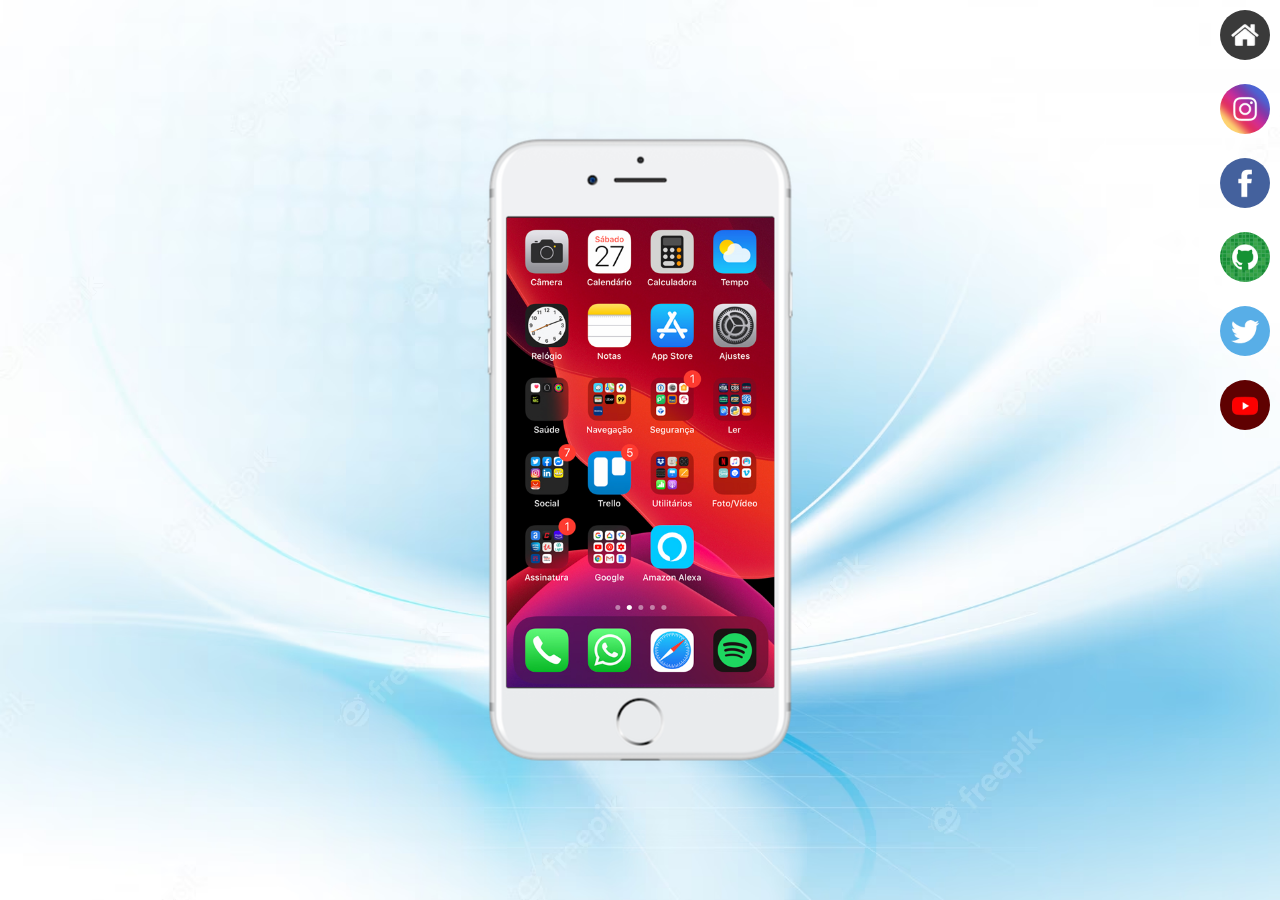
<file: index.html>
<!DOCTYPE html>
<html lang="pt-br">
<head>
    <meta charset="UTF-8">
    <meta http-equiv="X-UA-Compatible" content="IE=edge">
    <meta name="viewport" content="width=device-width, initial-scale=1.0">
    <title>Projetos Redes Sociais</title>
    <link rel="shortcut icon" href="favicon.ico" type="image/x-icon">
    <link rel="stylesheet" href="estilos/style.css">
</head>
<body>
    <main>
        <section id="telefone">
            <iframe src="home.html" frameborder="0" height="470px" width="268px" name="tela" id="tela"></iframe>
        </section>

        <section id="sessao">
            <a href="home.html" target="tela"> <img src="imagens/logo-home.jpg" alt="logo home"> </a> <br>
            <a href="instagram.html" target="tela"> <img src="imagens/logo-instagram.jpg" alt="logo instagram"> </a> <br>
            <a href="facebook.html" target="tela"> <img src="imagens/logo-facebook.jpg" alt="logo facebook"> </a> <br>
            <a href="github.html" target="tela"> <img src="imagens/logo-github.jpg" alt="logo github"> </a> <br>
            <a href="twitter.html" target="tela"> <img src="imagens/logo-twitter.jpg" alt="logo twitter"> </a> <br>
            <a href="youtube.html" target="tela"> <img src="imagens/logo-youtube.jpg" alt="logo youtube"> </a>
        </section>
    </main>
</body>
</html>
</file>
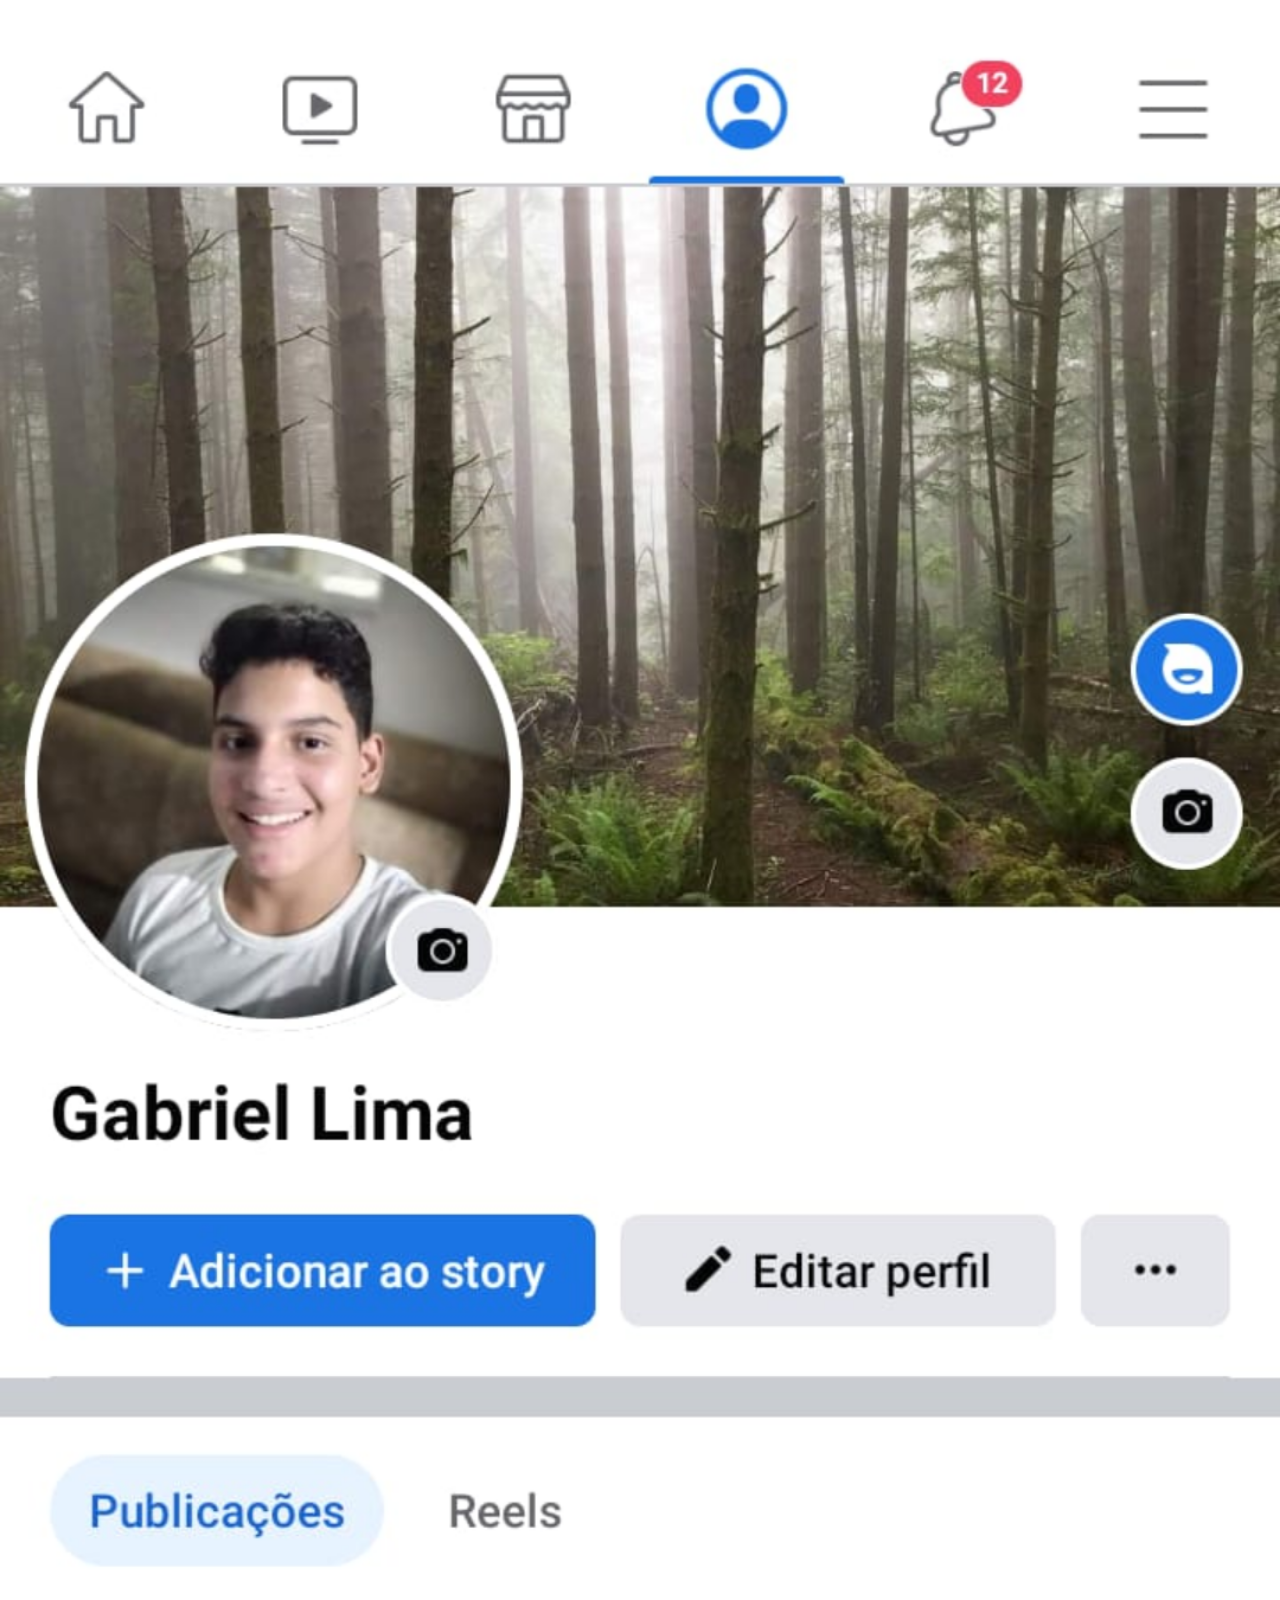
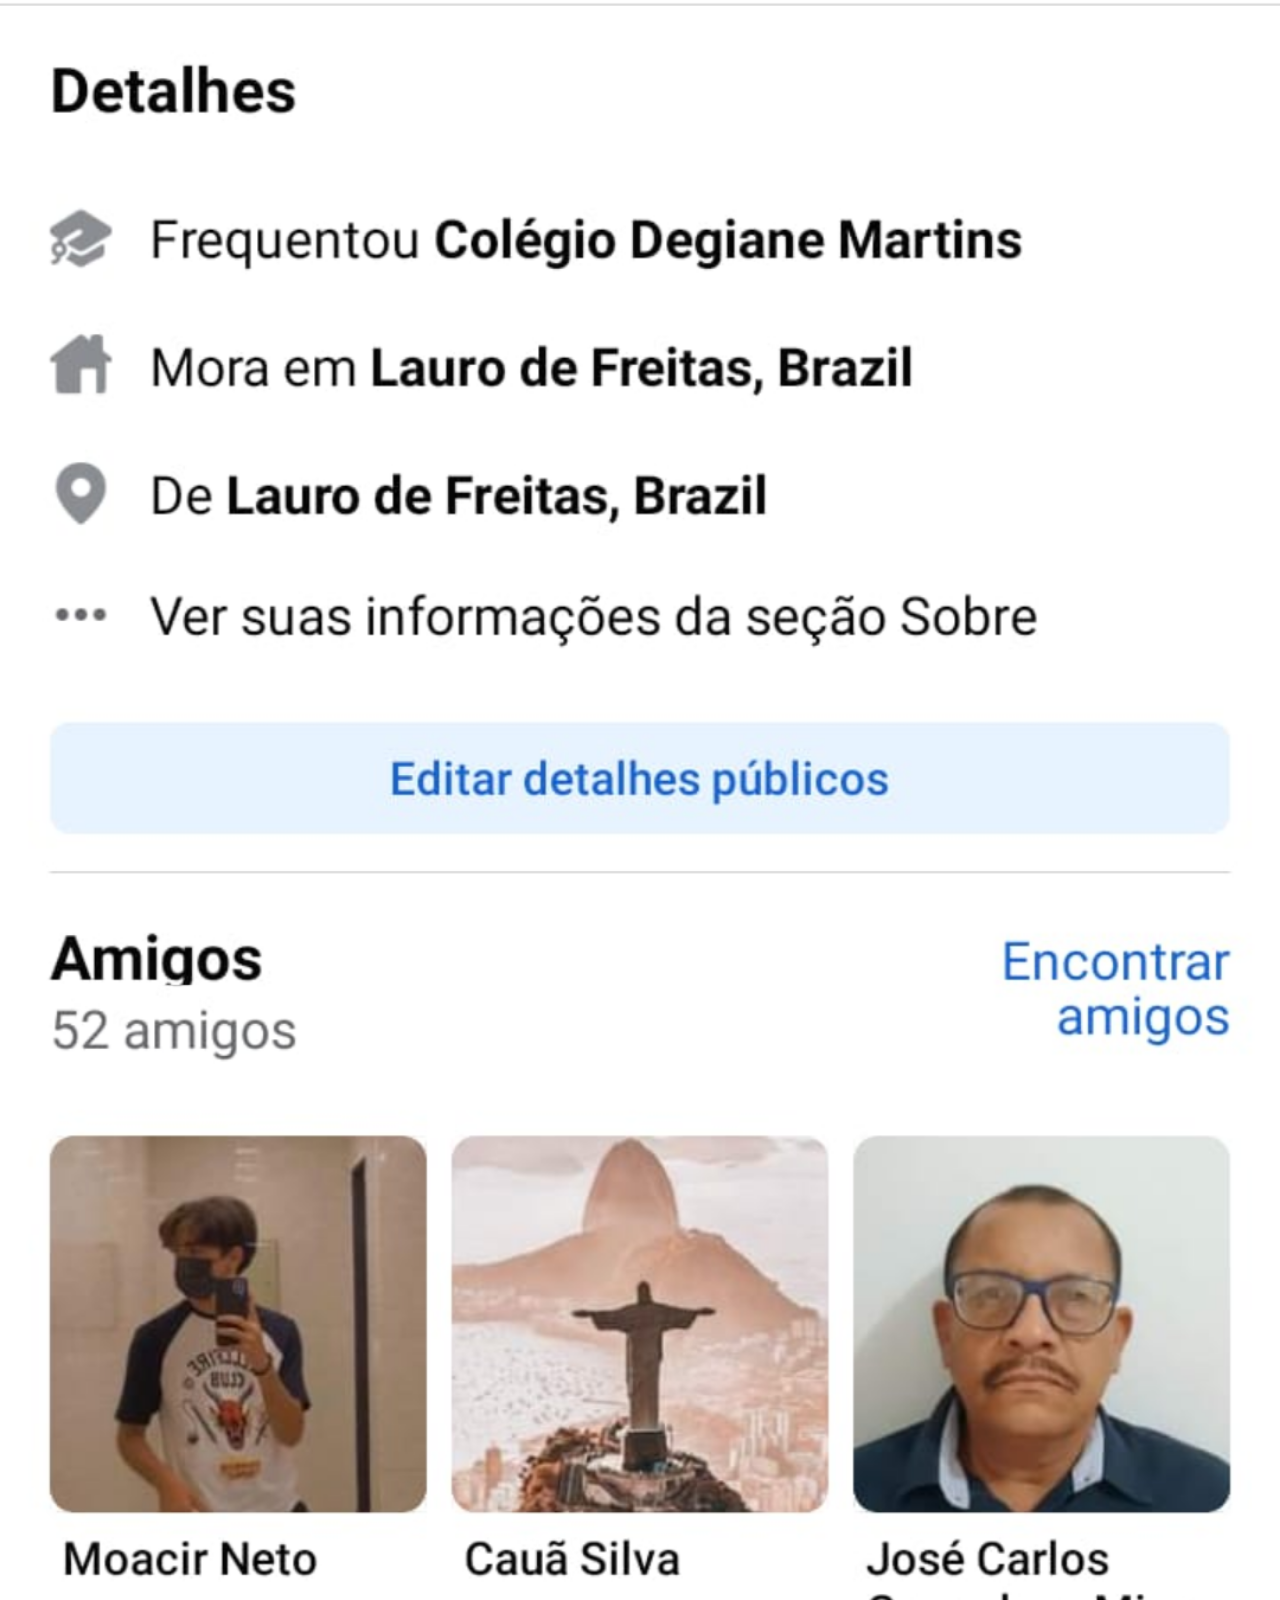
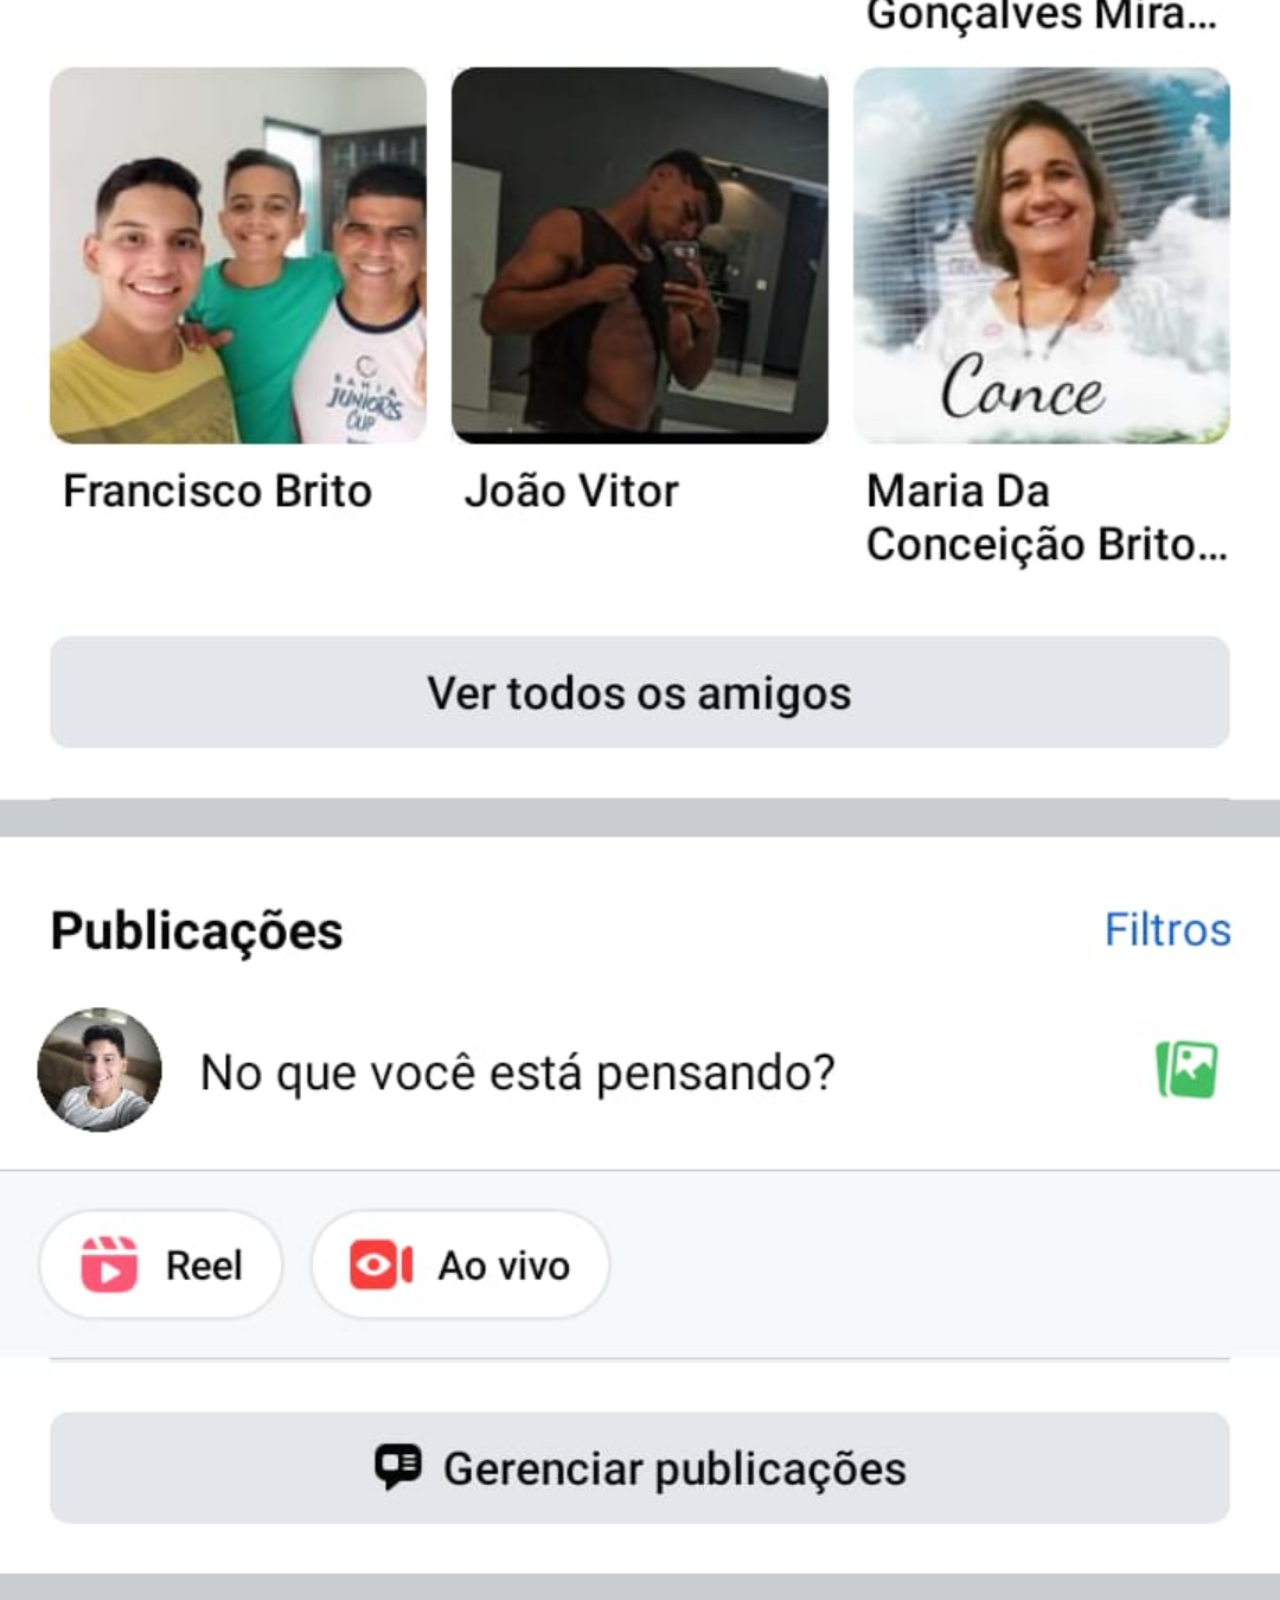
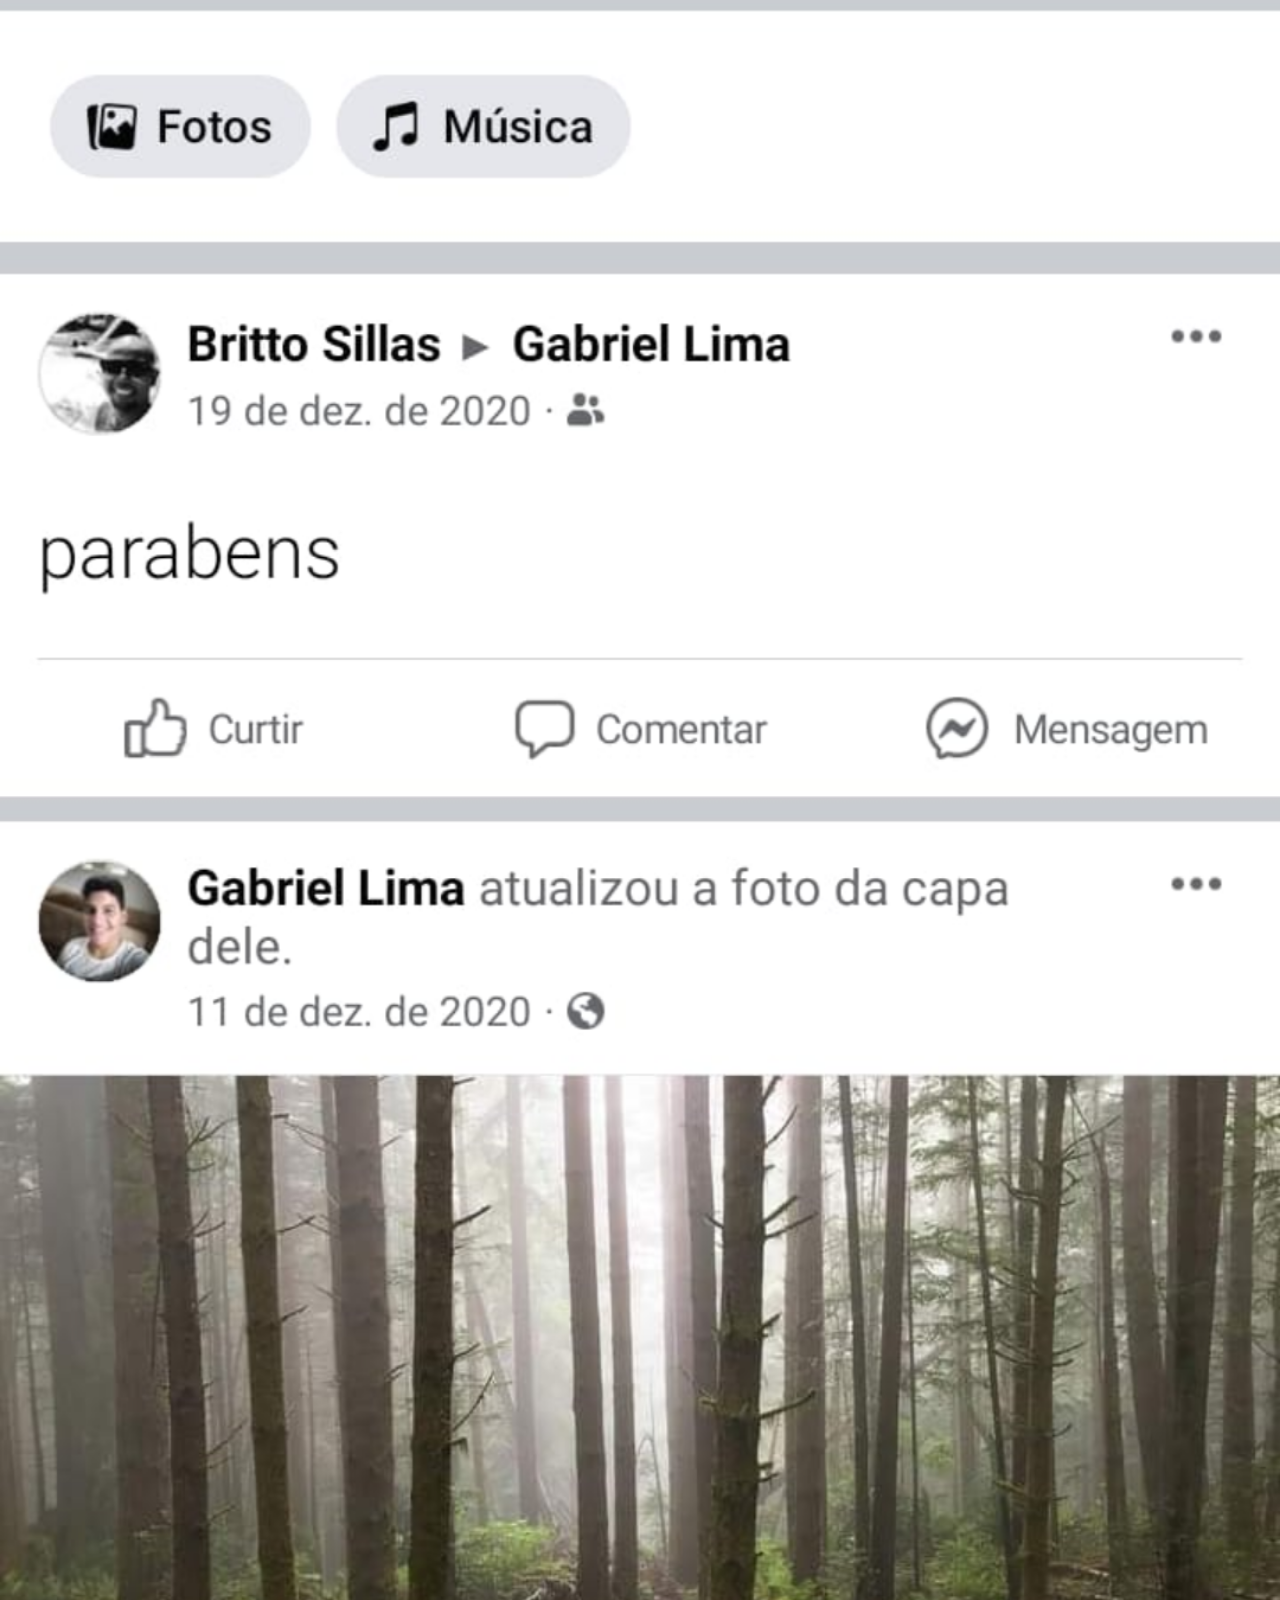
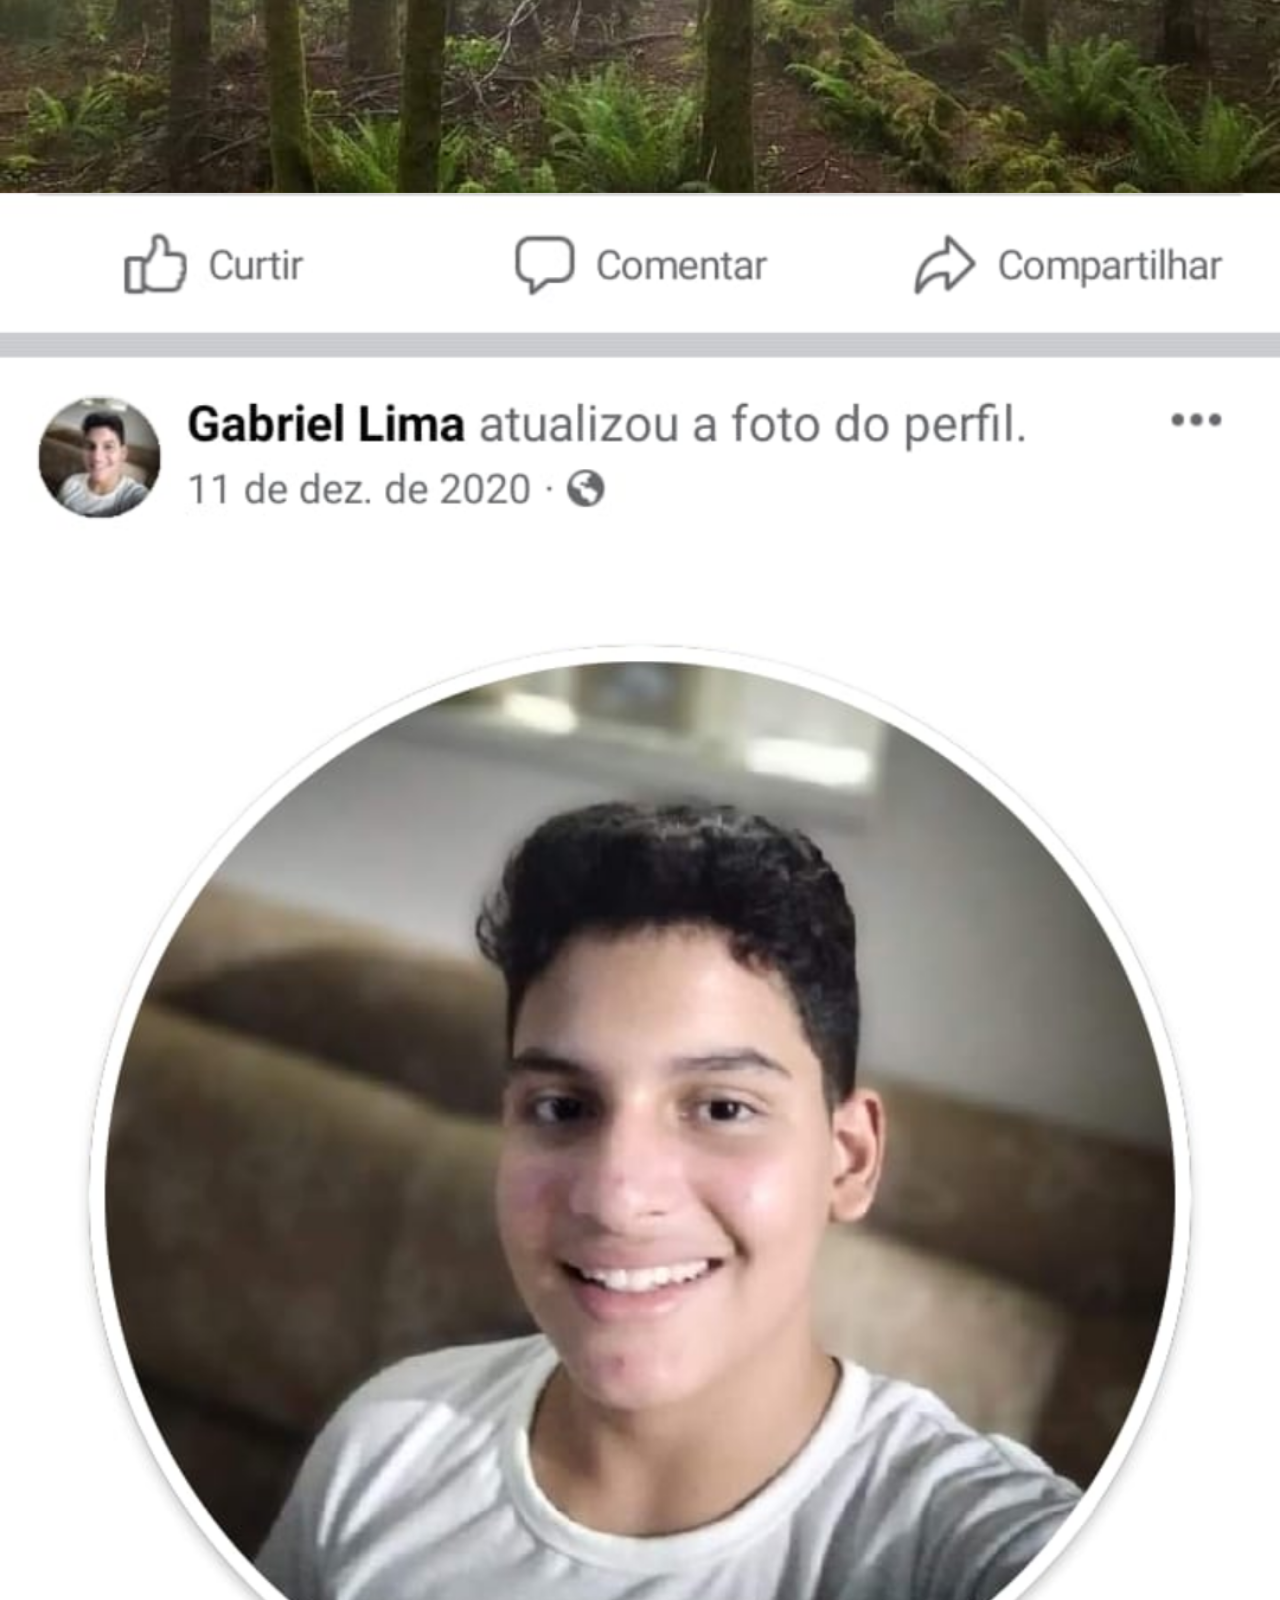
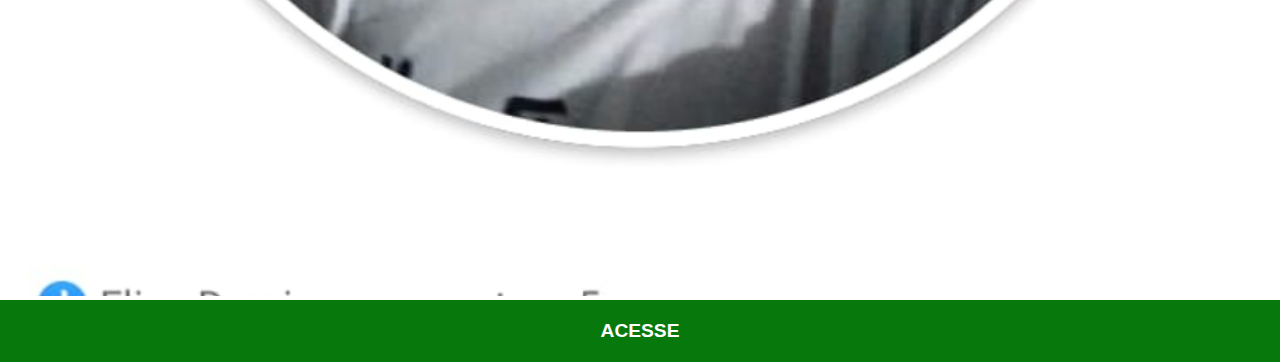
<file: facebook.html>
<!DOCTYPE html>
<html lang="pt-br">
<head>
    <meta charset="UTF-8">
    <meta http-equiv="X-UA-Compatible" content="IE=edge">
    <meta name="viewport" content="width=device-width, initial-scale=1.0">
    <title>facebook</title>
    <link rel="stylesheet" href="estilos/social.css">
</head>
<body>
    <img src="imagens/facebook-triks.png" alt="tela facebook">
    <a href="https://www.facebook.com/profile.php?id=100032299251248" target="_blank">ACESSE</a>
</body>
</html>
</file>
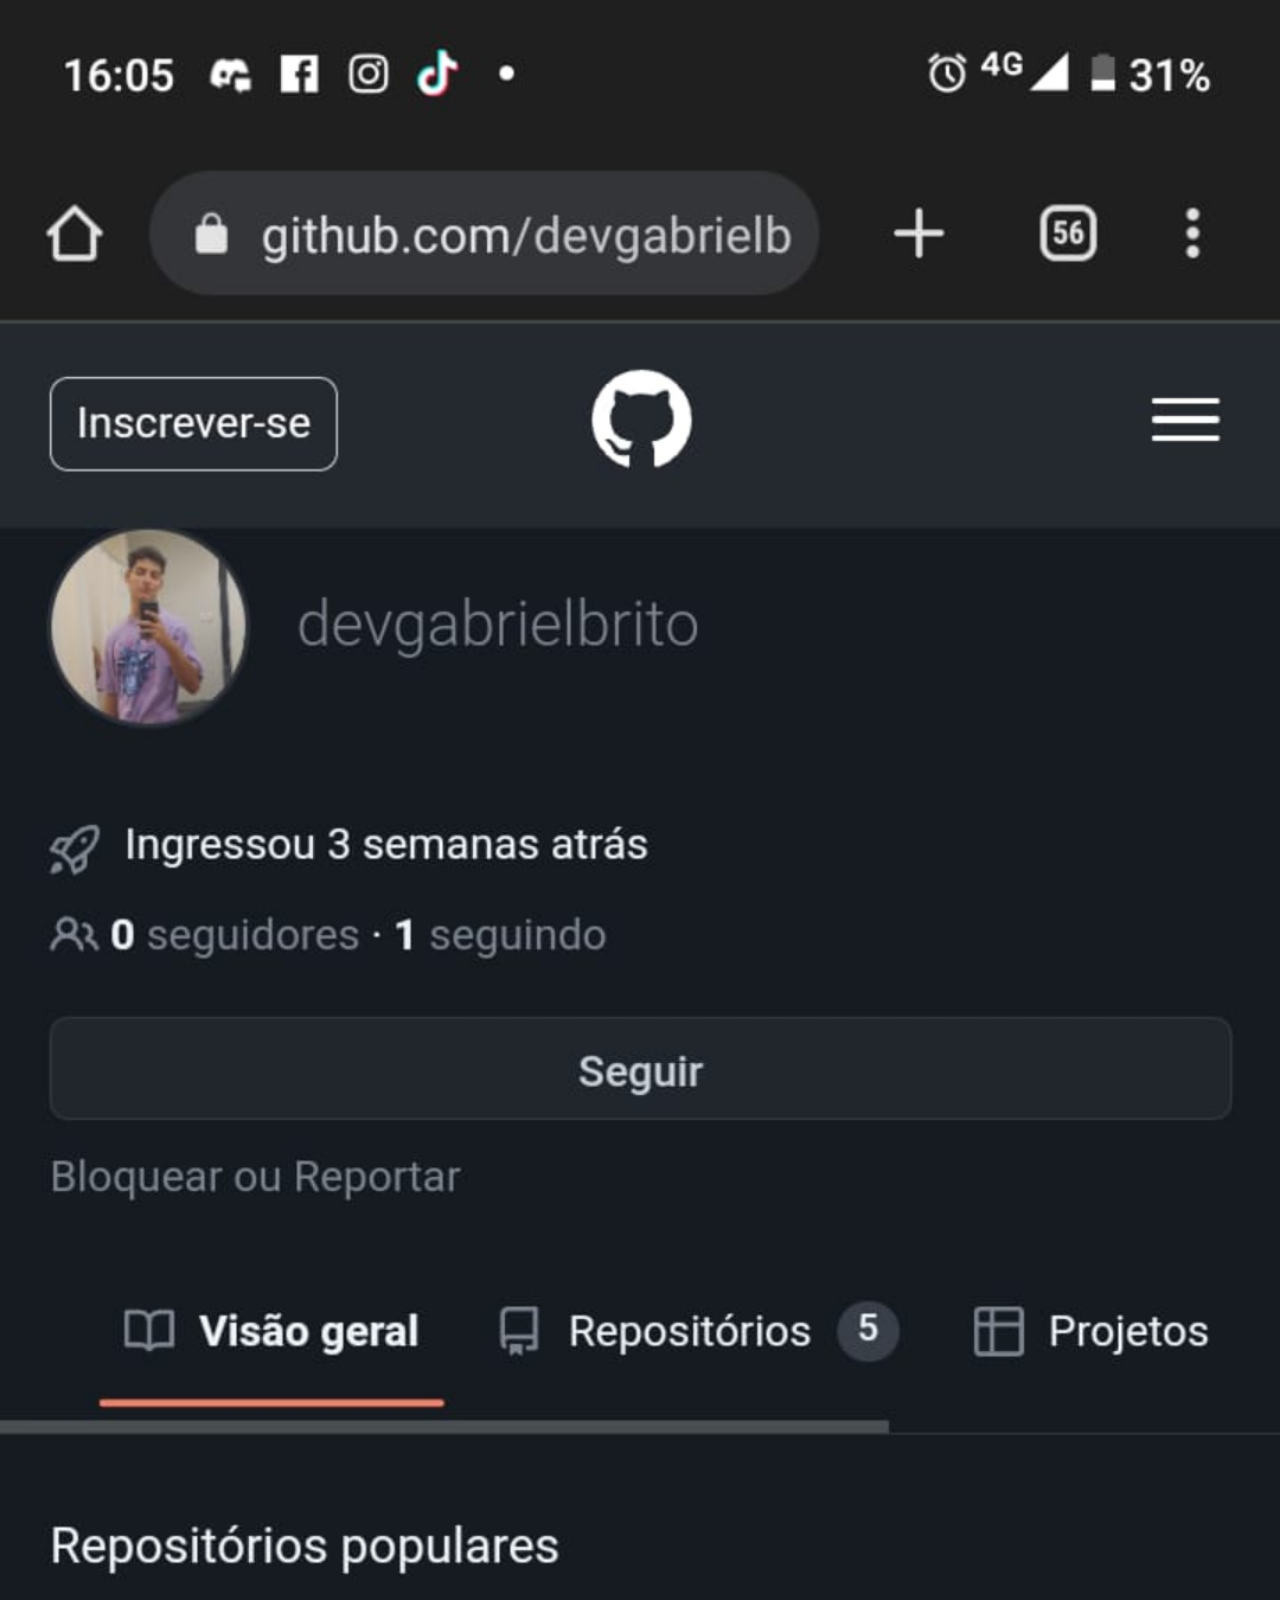
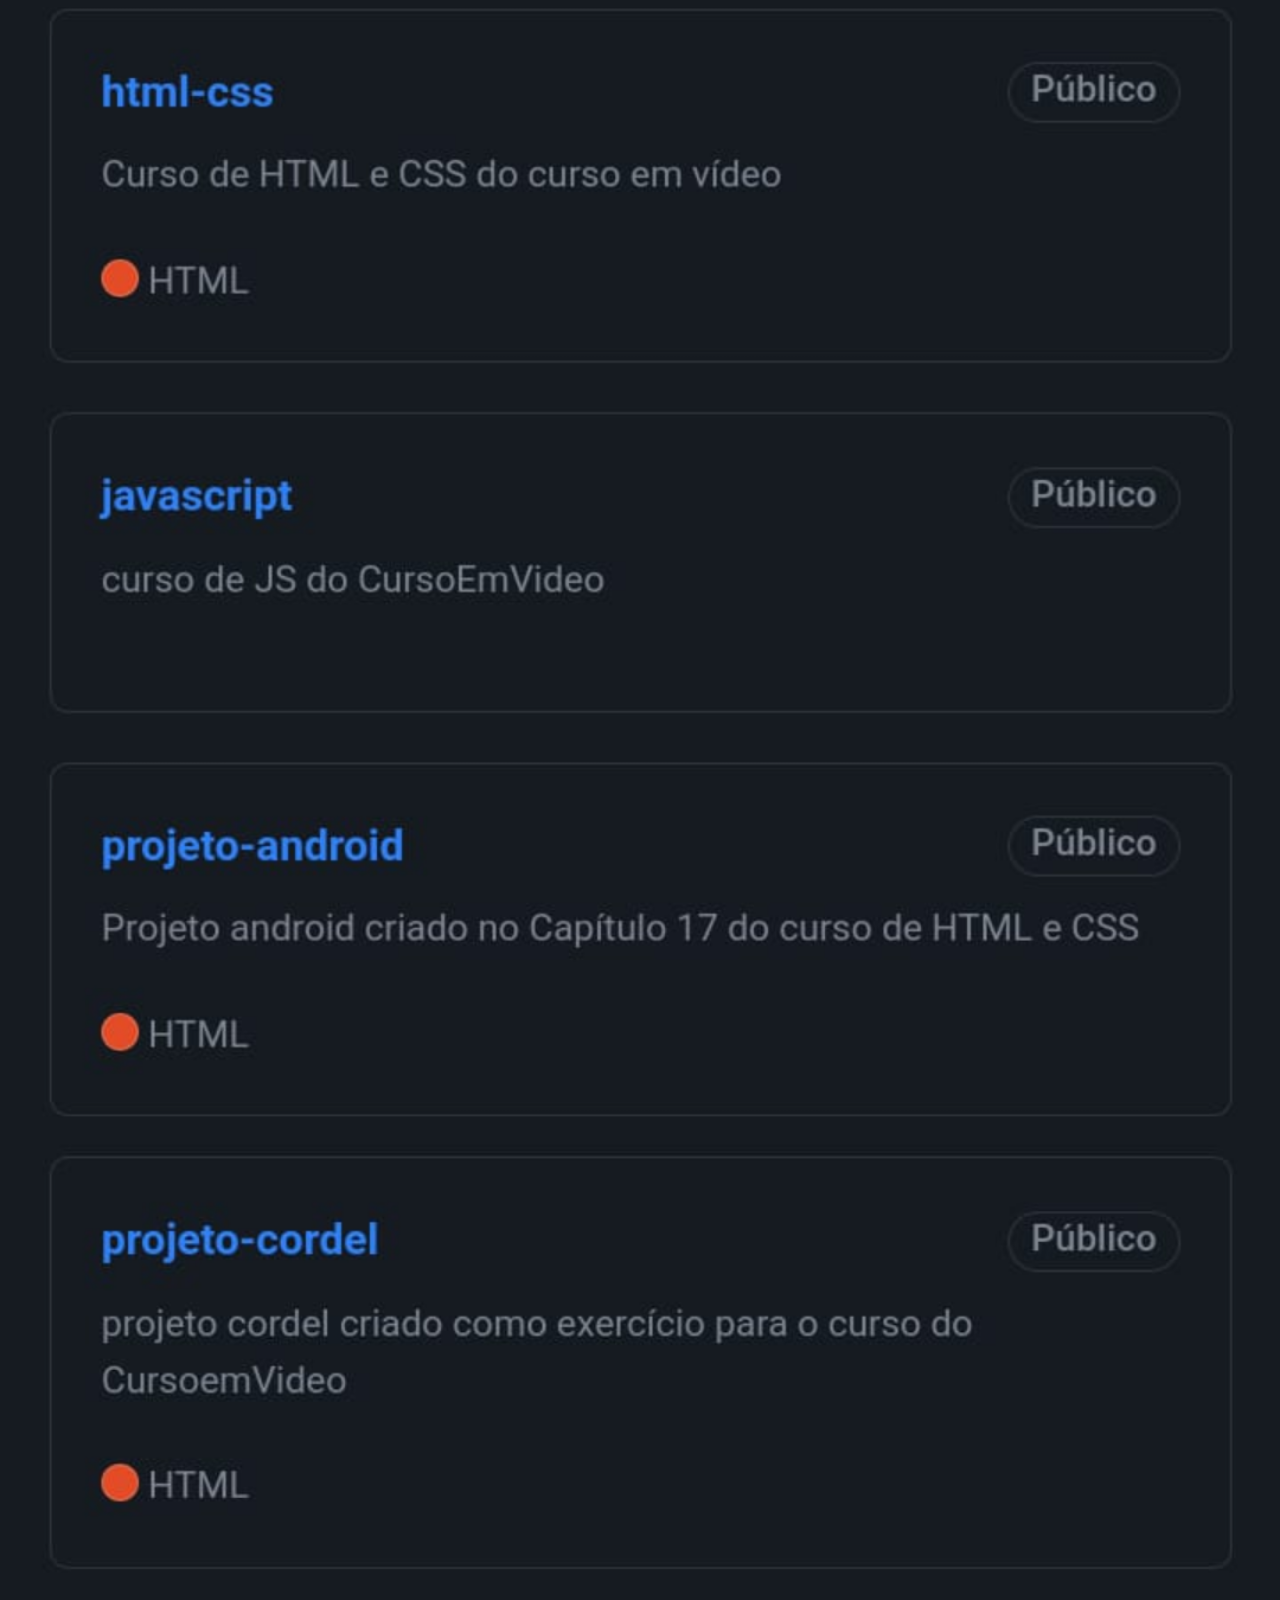
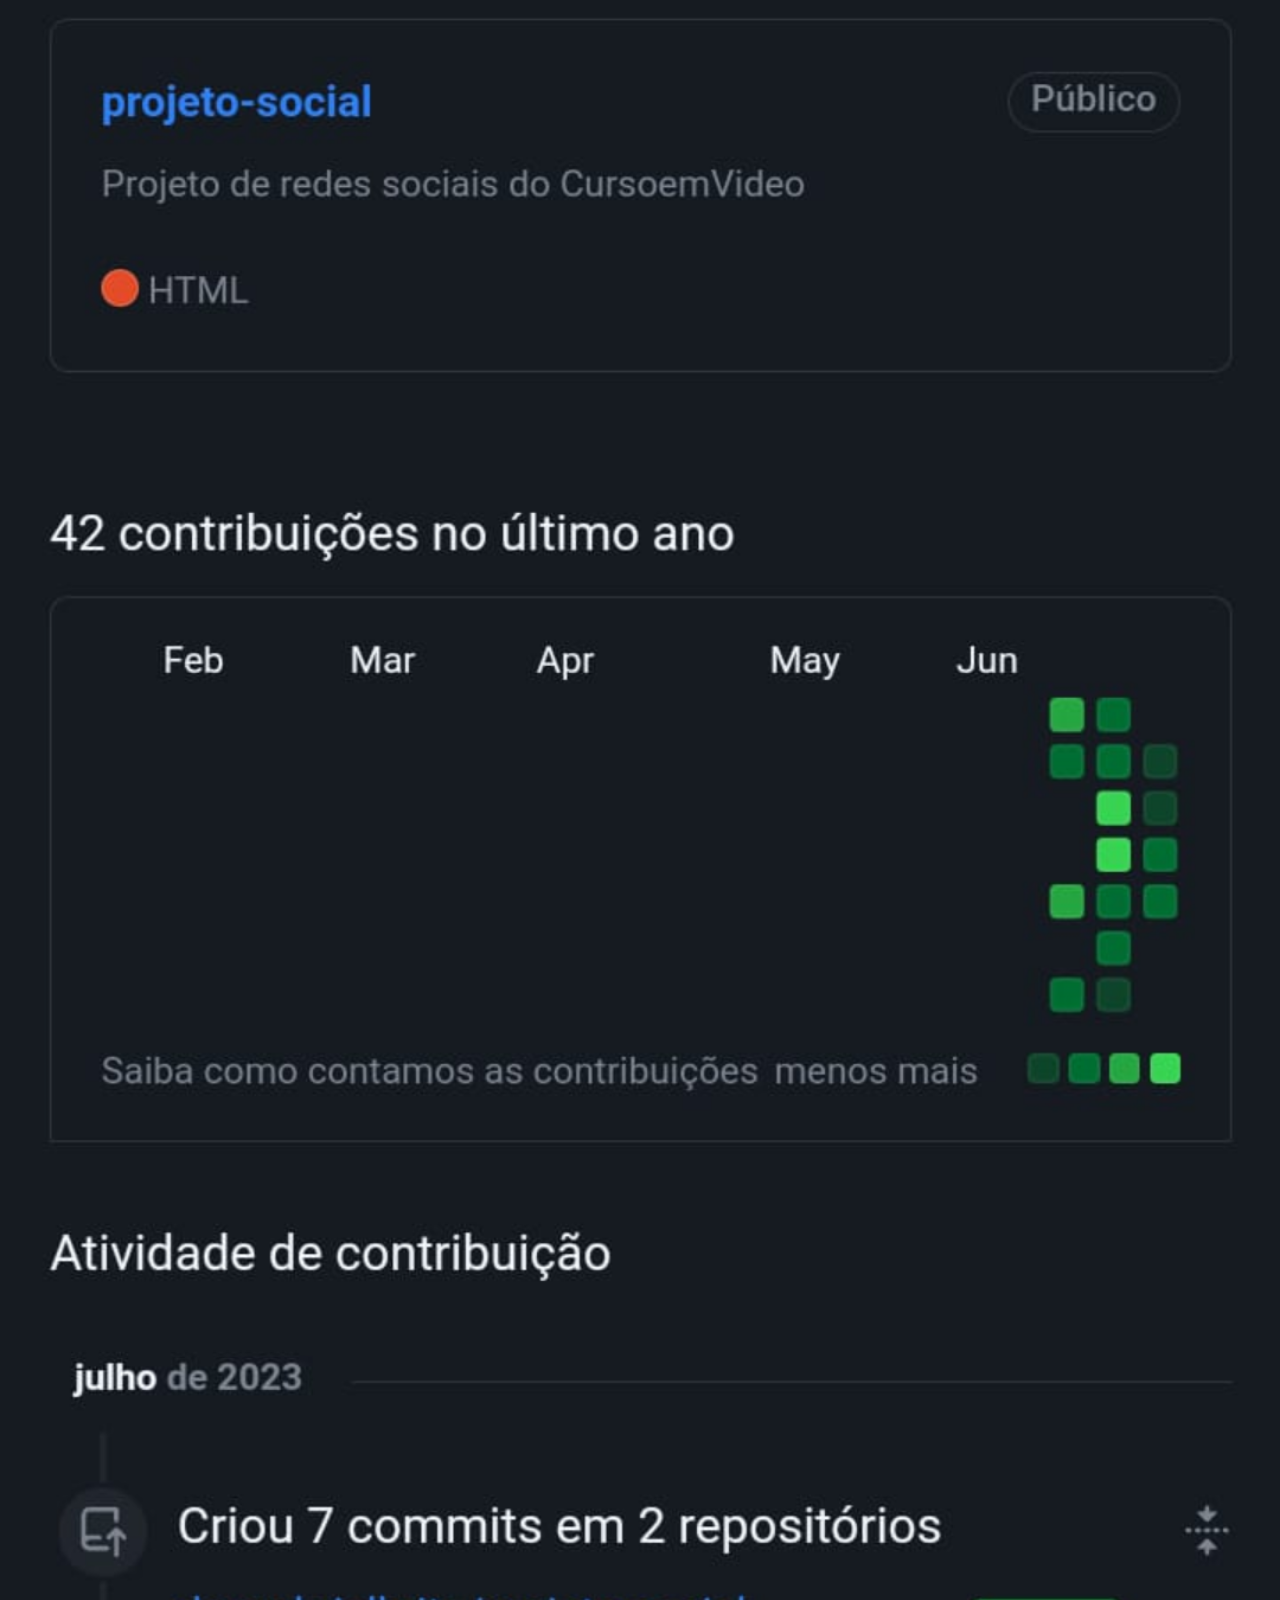
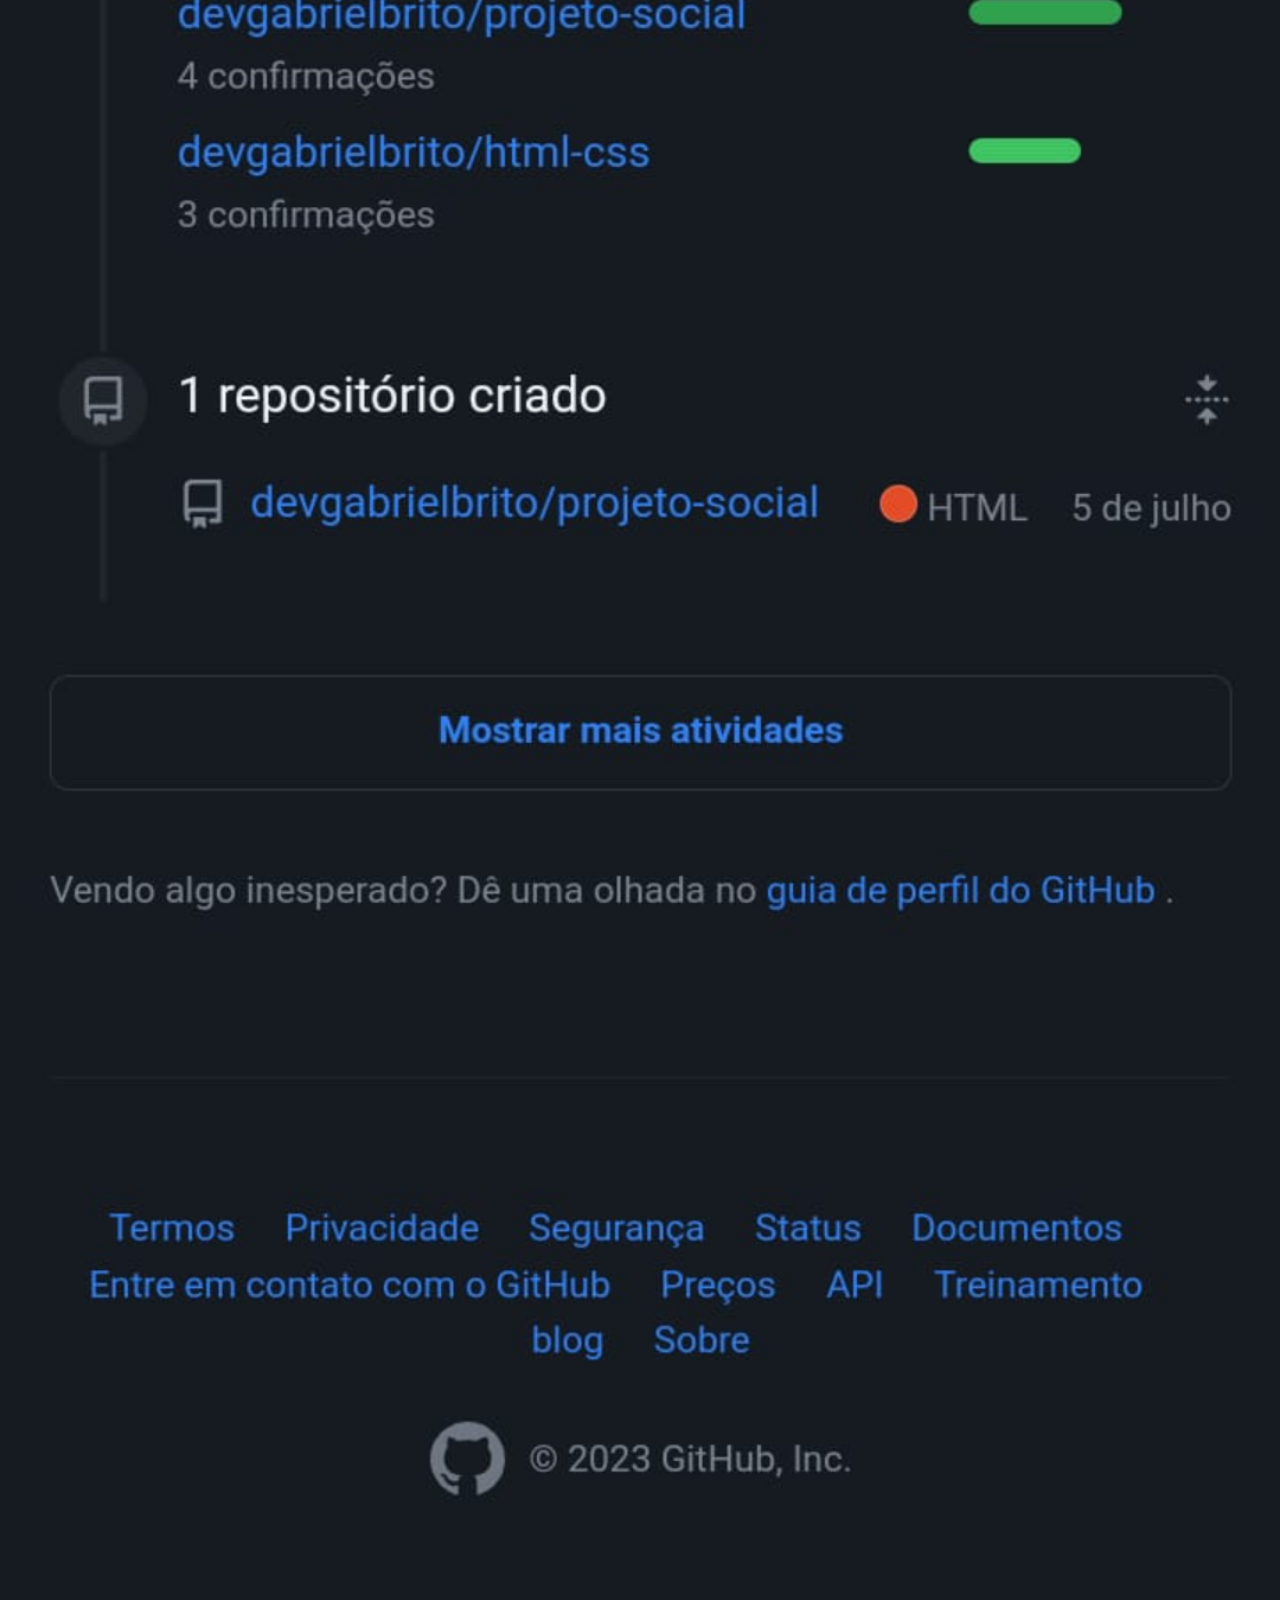
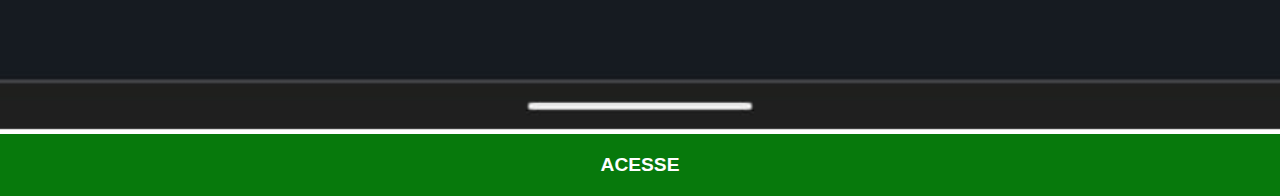
<file: github.html>
<!DOCTYPE html>
<html lang="pt-br">
<head>
    <meta charset="UTF-8">
    <meta http-equiv="X-UA-Compatible" content="IE=edge">
    <meta name="viewport" content="width=device-width, initial-scale=1.0">
    <title>github</title>
    <link rel="stylesheet" href="estilos/social.css">
</head>
<body>
    <img src="imagens/github-triks.png" alt="tela github">
    <a href="https://github.com/devgabrielbrito" target="_blank">ACESSE</a>
</body>
</html>
</file>
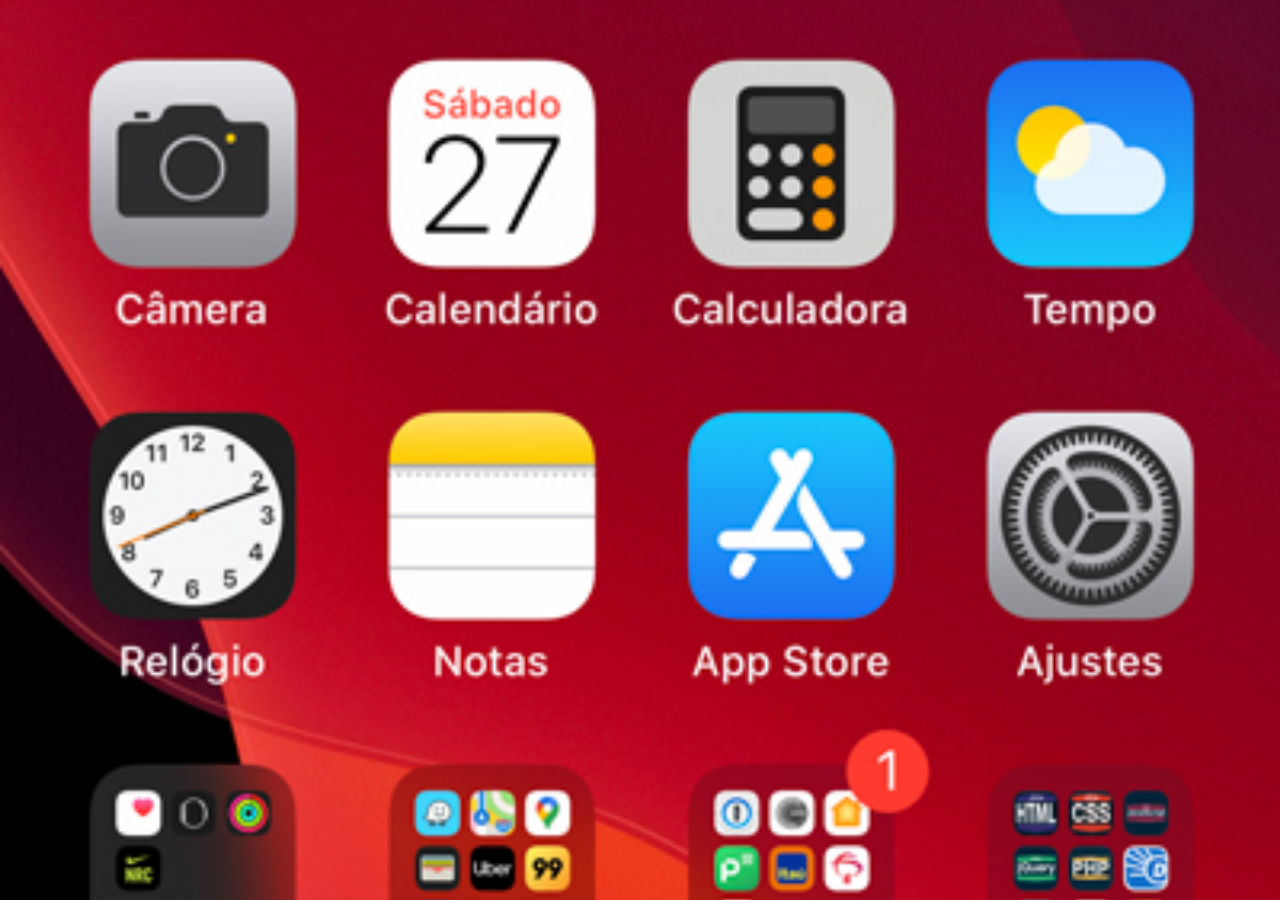
<file: home.html>
<!DOCTYPE html>
<html lang="pt-br">
<head>
    <meta charset="UTF-8">
    <meta http-equiv="X-UA-Compatible" content="IE=edge">
    <meta name="viewport" content="width=device-width, initial-scale=1.0">
    <title>Home</title>
    <style>
        body {
            margin: 0;
            padding: 0;
            background-image: url('imagens/tela-home.jpg');
            background-repeat: no-repeat;
            background-size: cover;
            background-attachment: scroll;
        }
    </style>
</head>
<body>
    
</body>
</html>
</file>
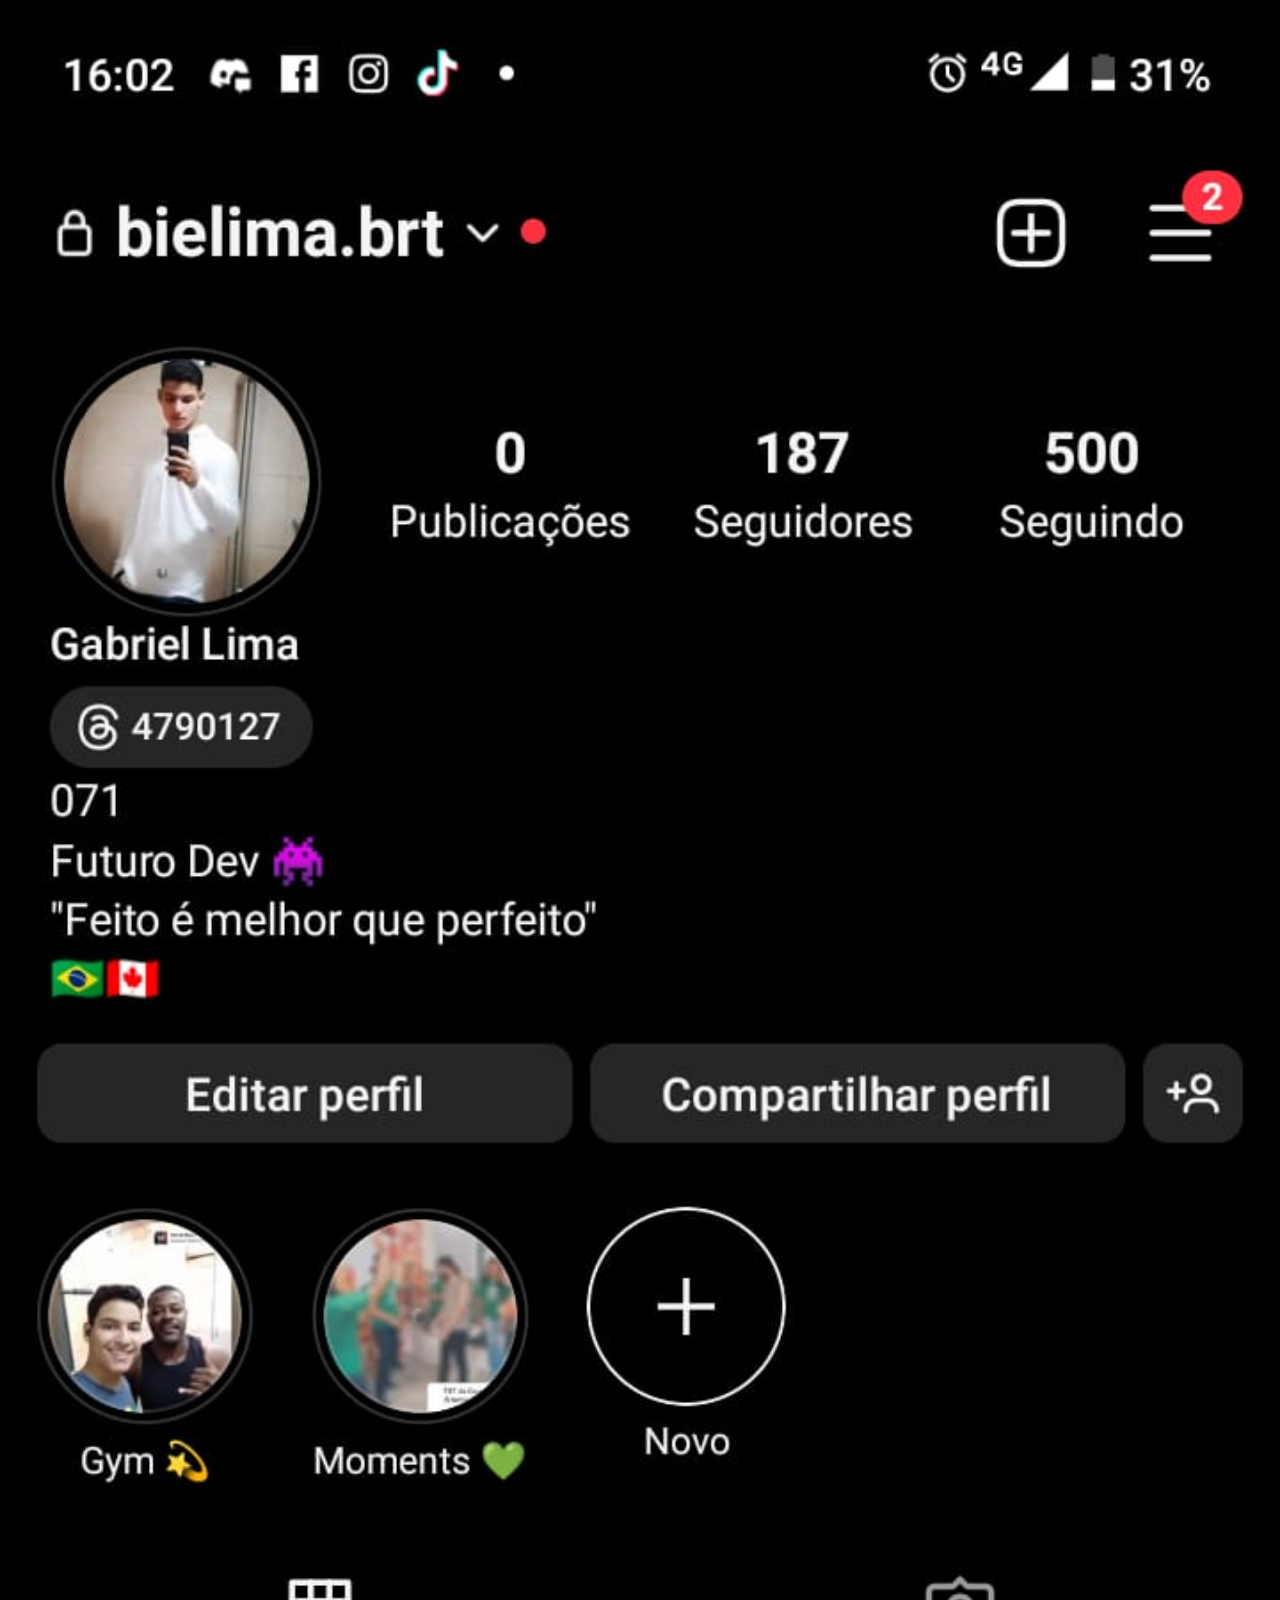
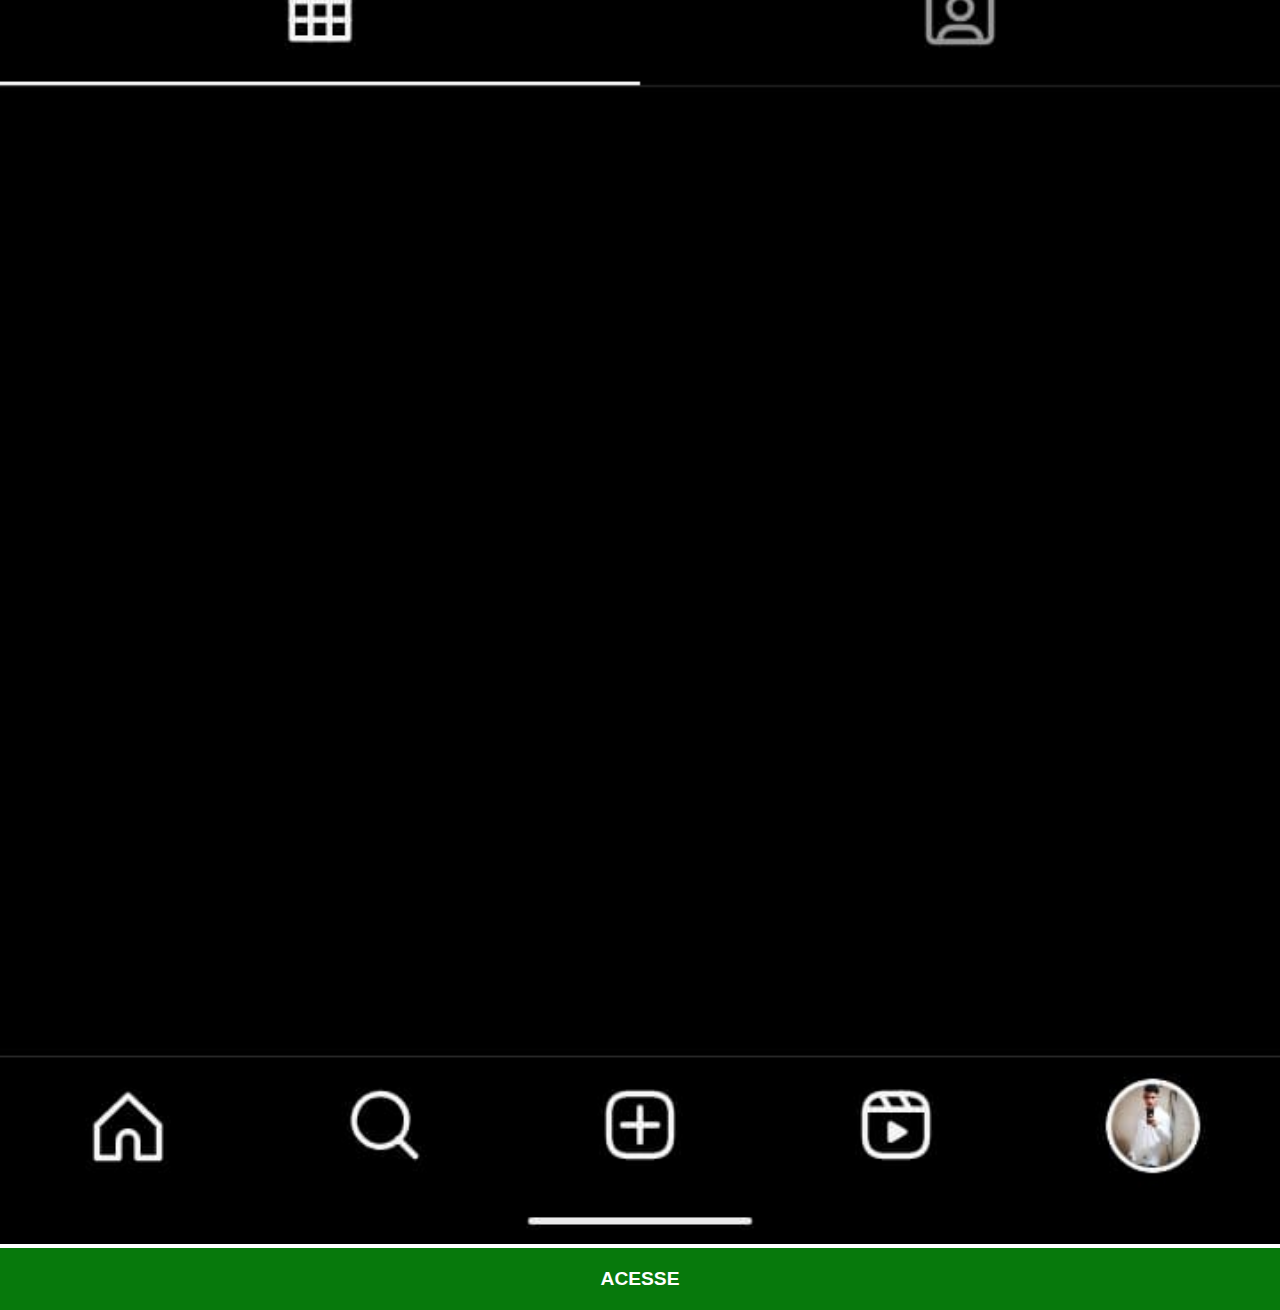
<file: instagram.html>
<!DOCTYPE html>
<html lang="pt-br">
<head>
    <meta charset="UTF-8">
    <meta http-equiv="X-UA-Compatible" content="IE=edge">
    <meta name="viewport" content="width=device-width, initial-scale=1.0">
    <title>instagram tela</title>
    <link rel="stylesheet" href="estilos/social.css">
</head>
<body>
    <img src="imagens/instagram-triks.jfif" alt="instagram">
    <a href="https://www.instagram.com/bielima.brt/" target="_blank">ACESSE</a>
</body>
</html>
</file>
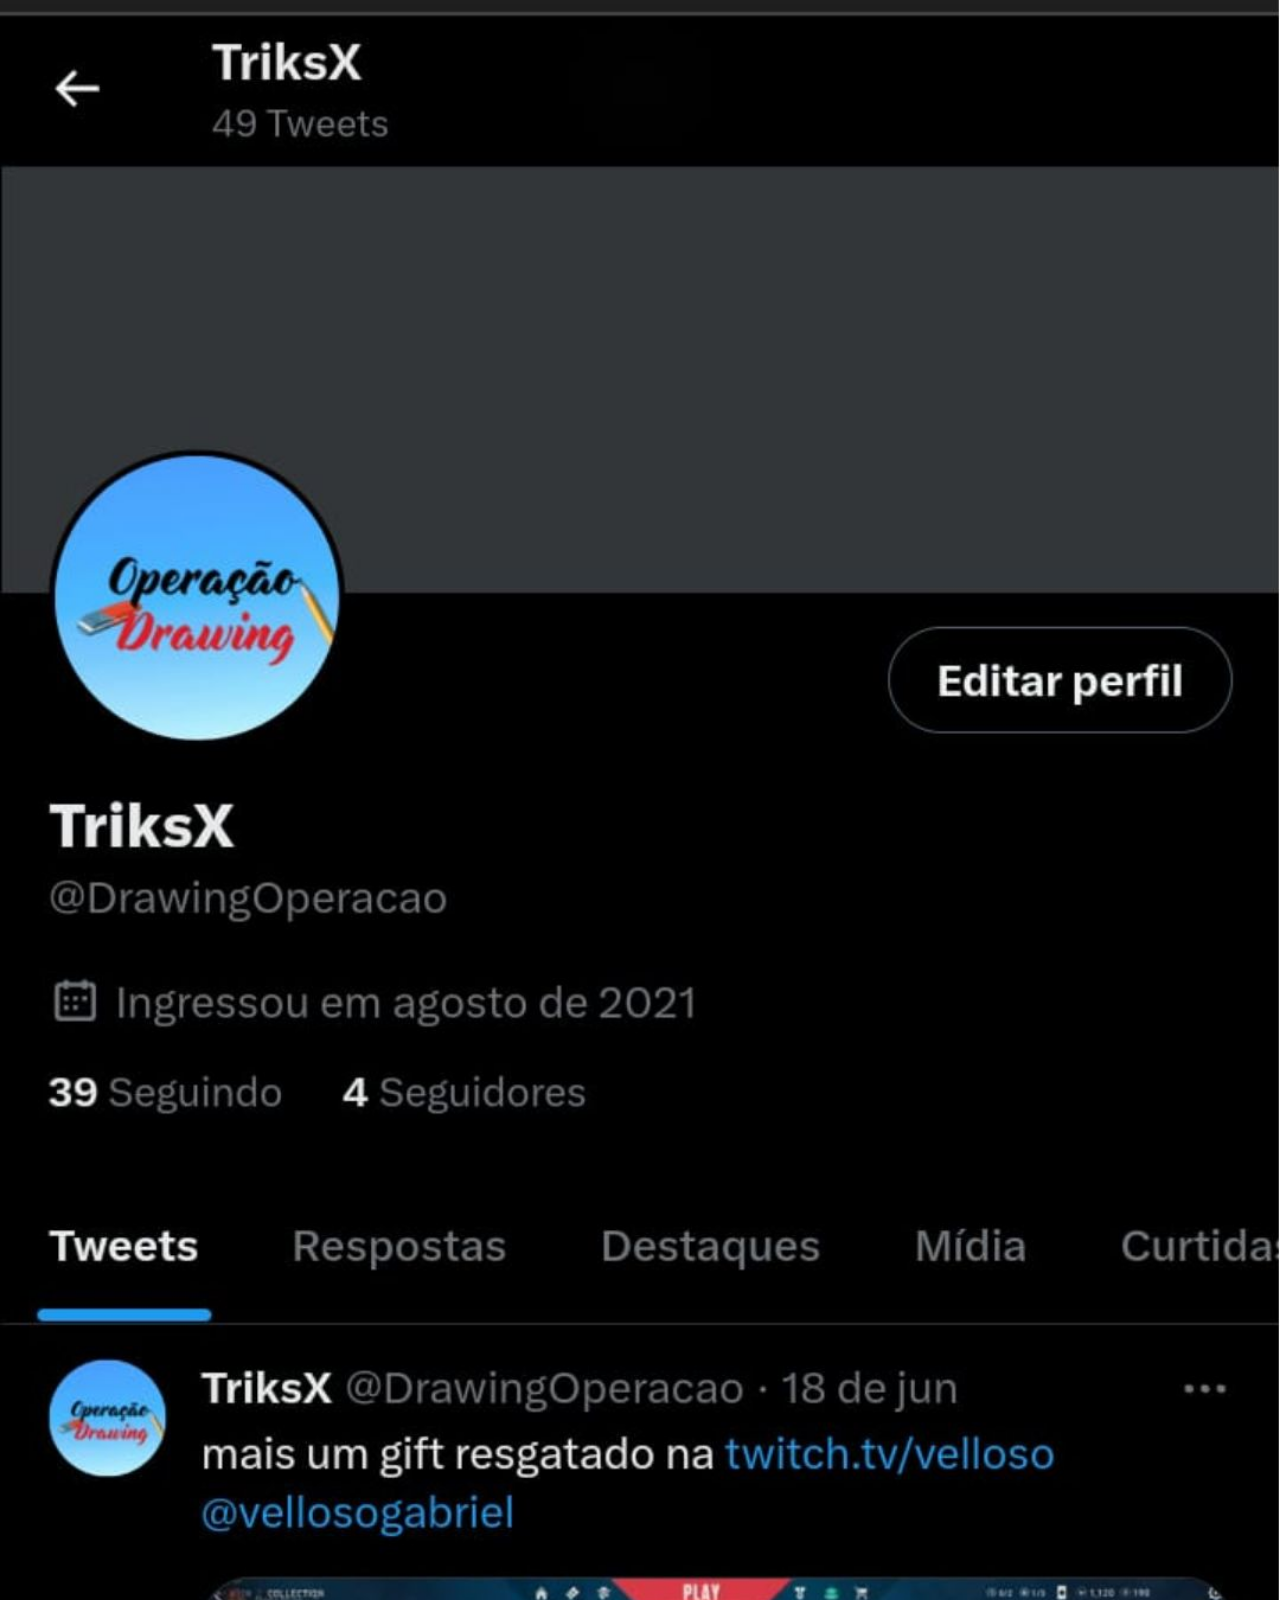
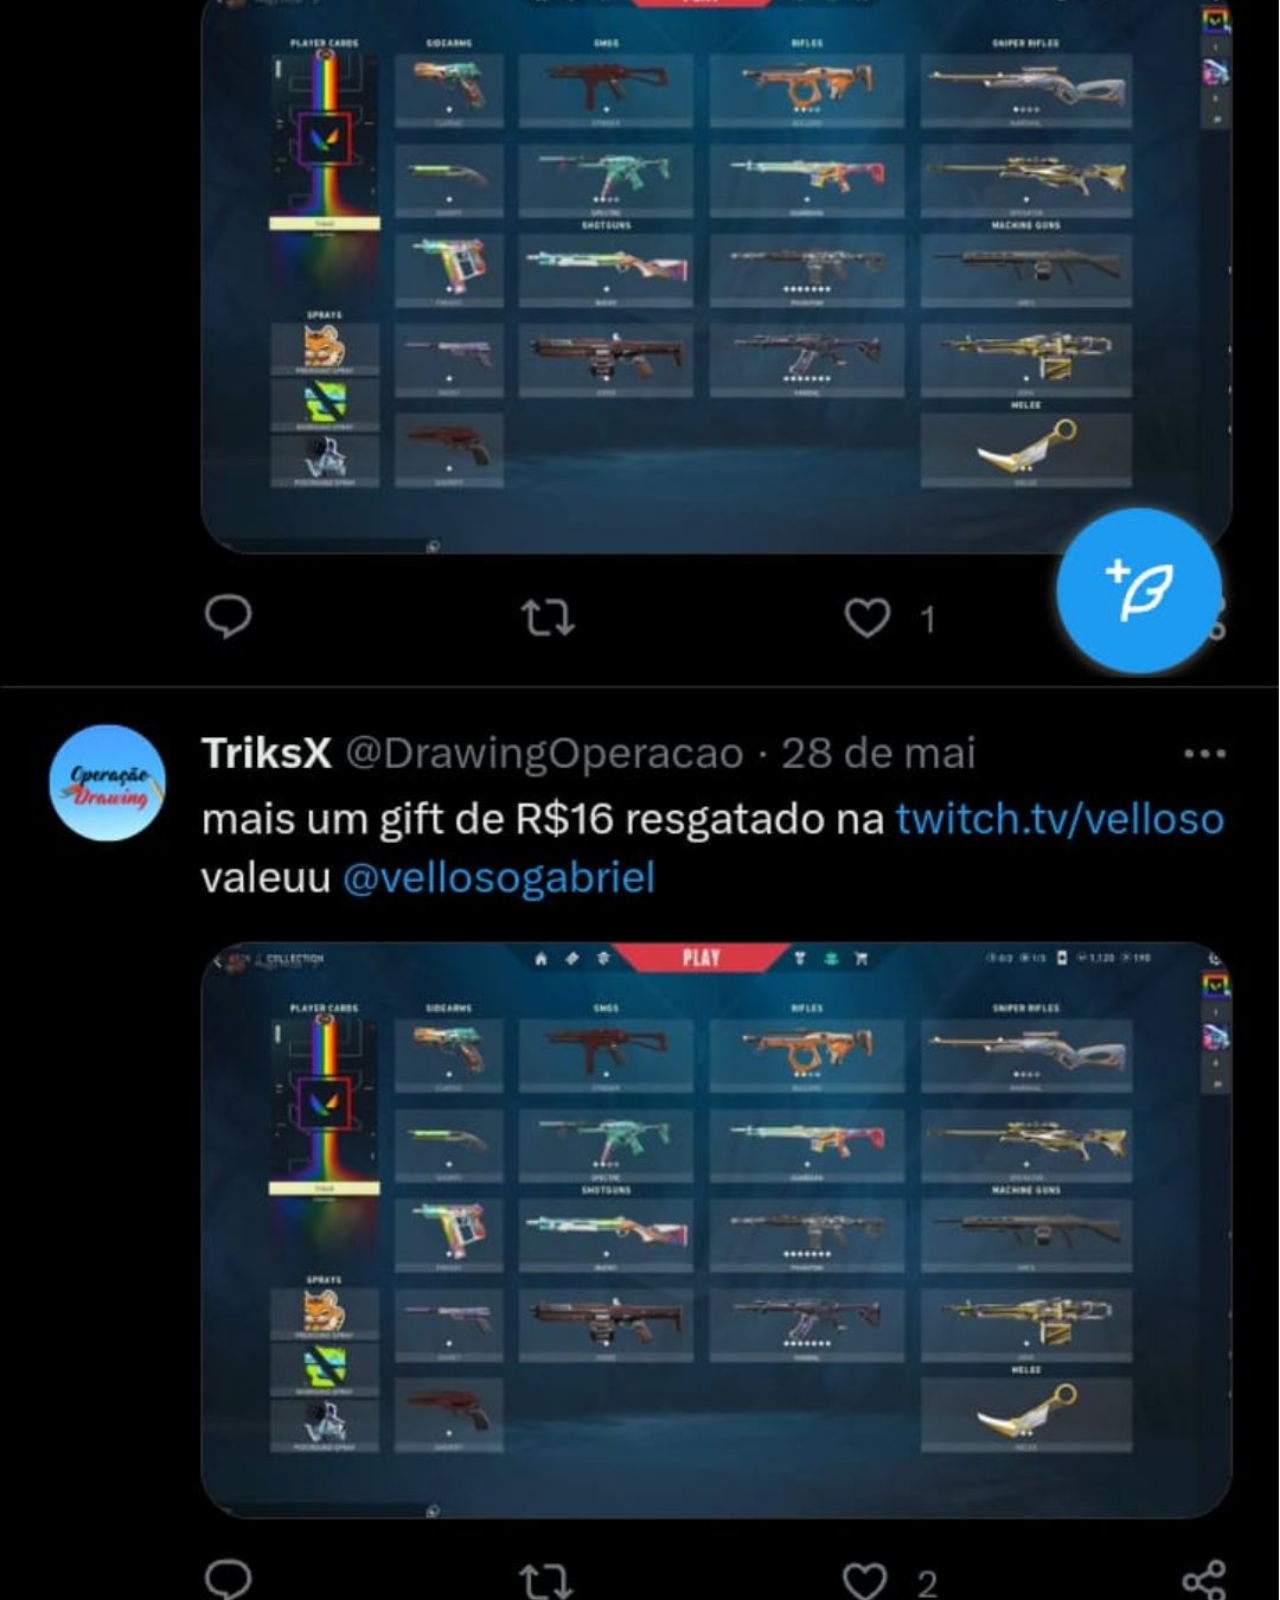
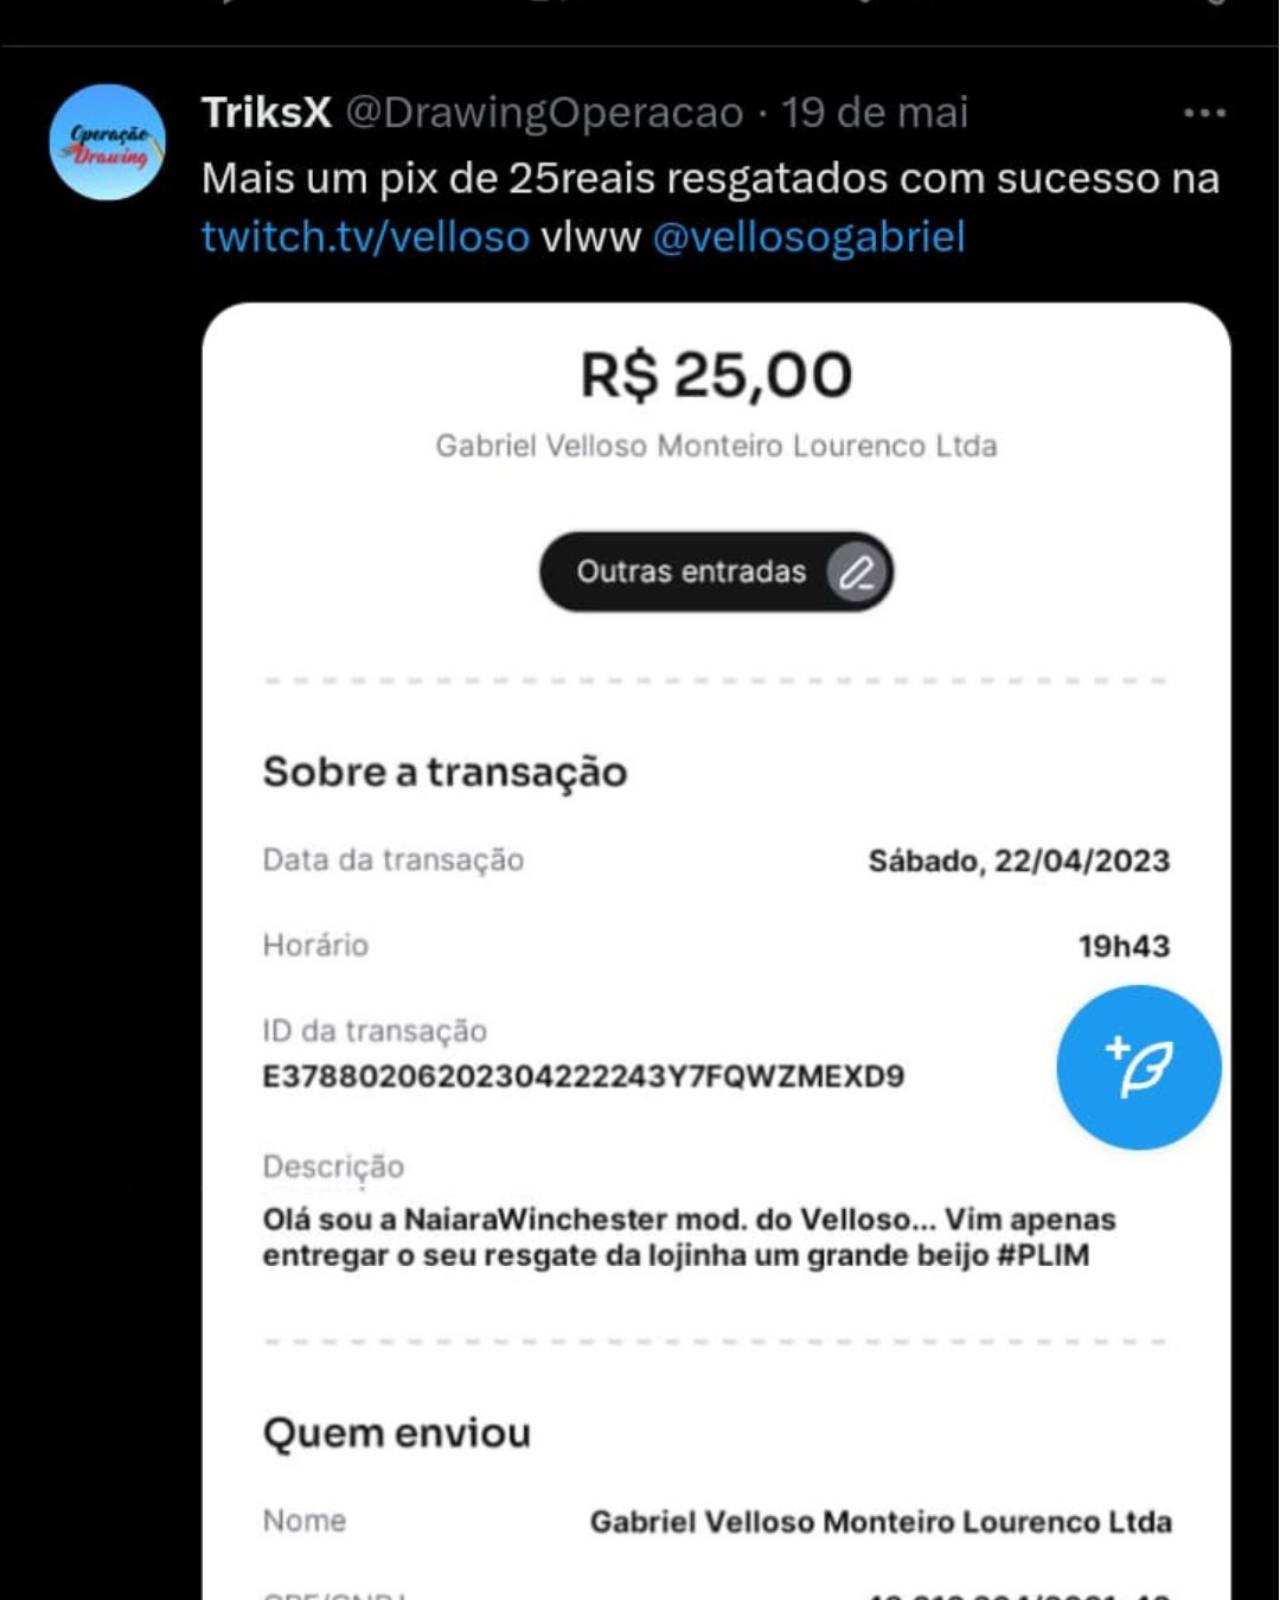
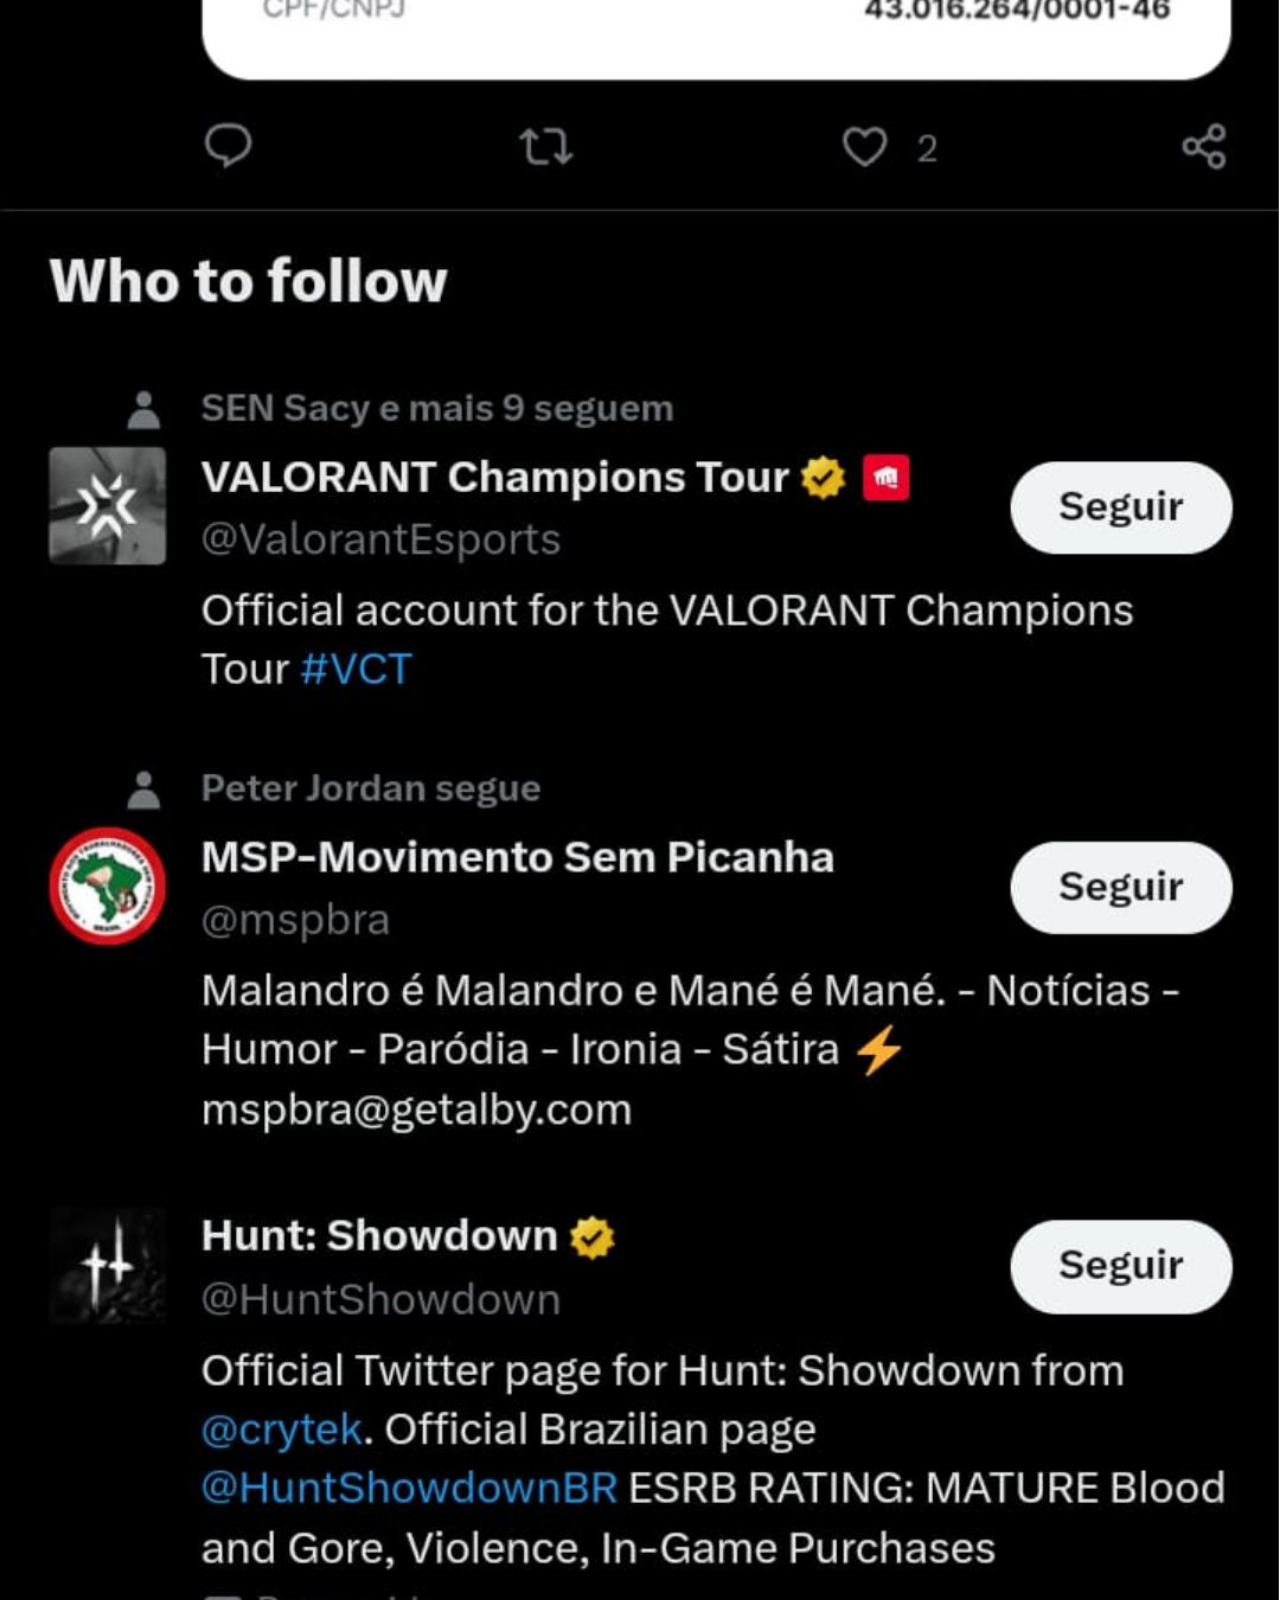
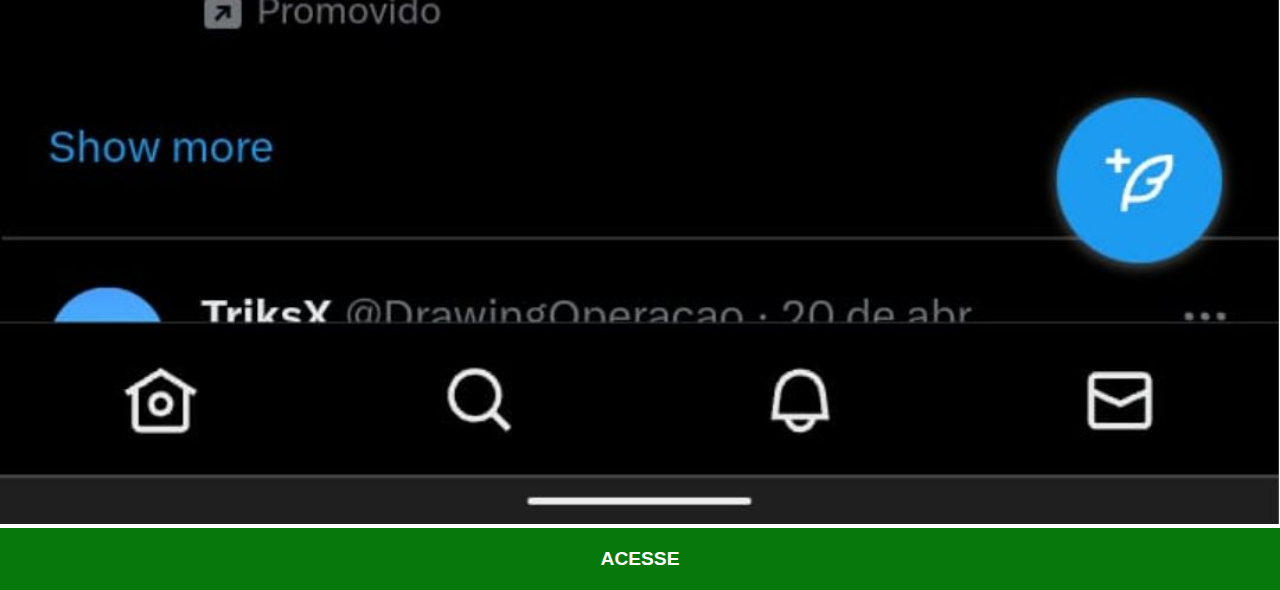
<file: twitter.html>
<!DOCTYPE html>
<html lang="pt-br">
<head>
    <meta charset="UTF-8">
    <meta http-equiv="X-UA-Compatible" content="IE=edge">
    <meta name="viewport" content="width=device-width, initial-scale=1.0">
    <title>twitter</title>
    <link rel="stylesheet" href="estilos/social.css">
</head>
<body>
    <img src="imagens/twitter-triks2.jpg" alt="tela twitter">
    <a href="https://twitter.com/DrawingOperacao" target="_blank">ACESSE</a>
</body>
</html>
</file>
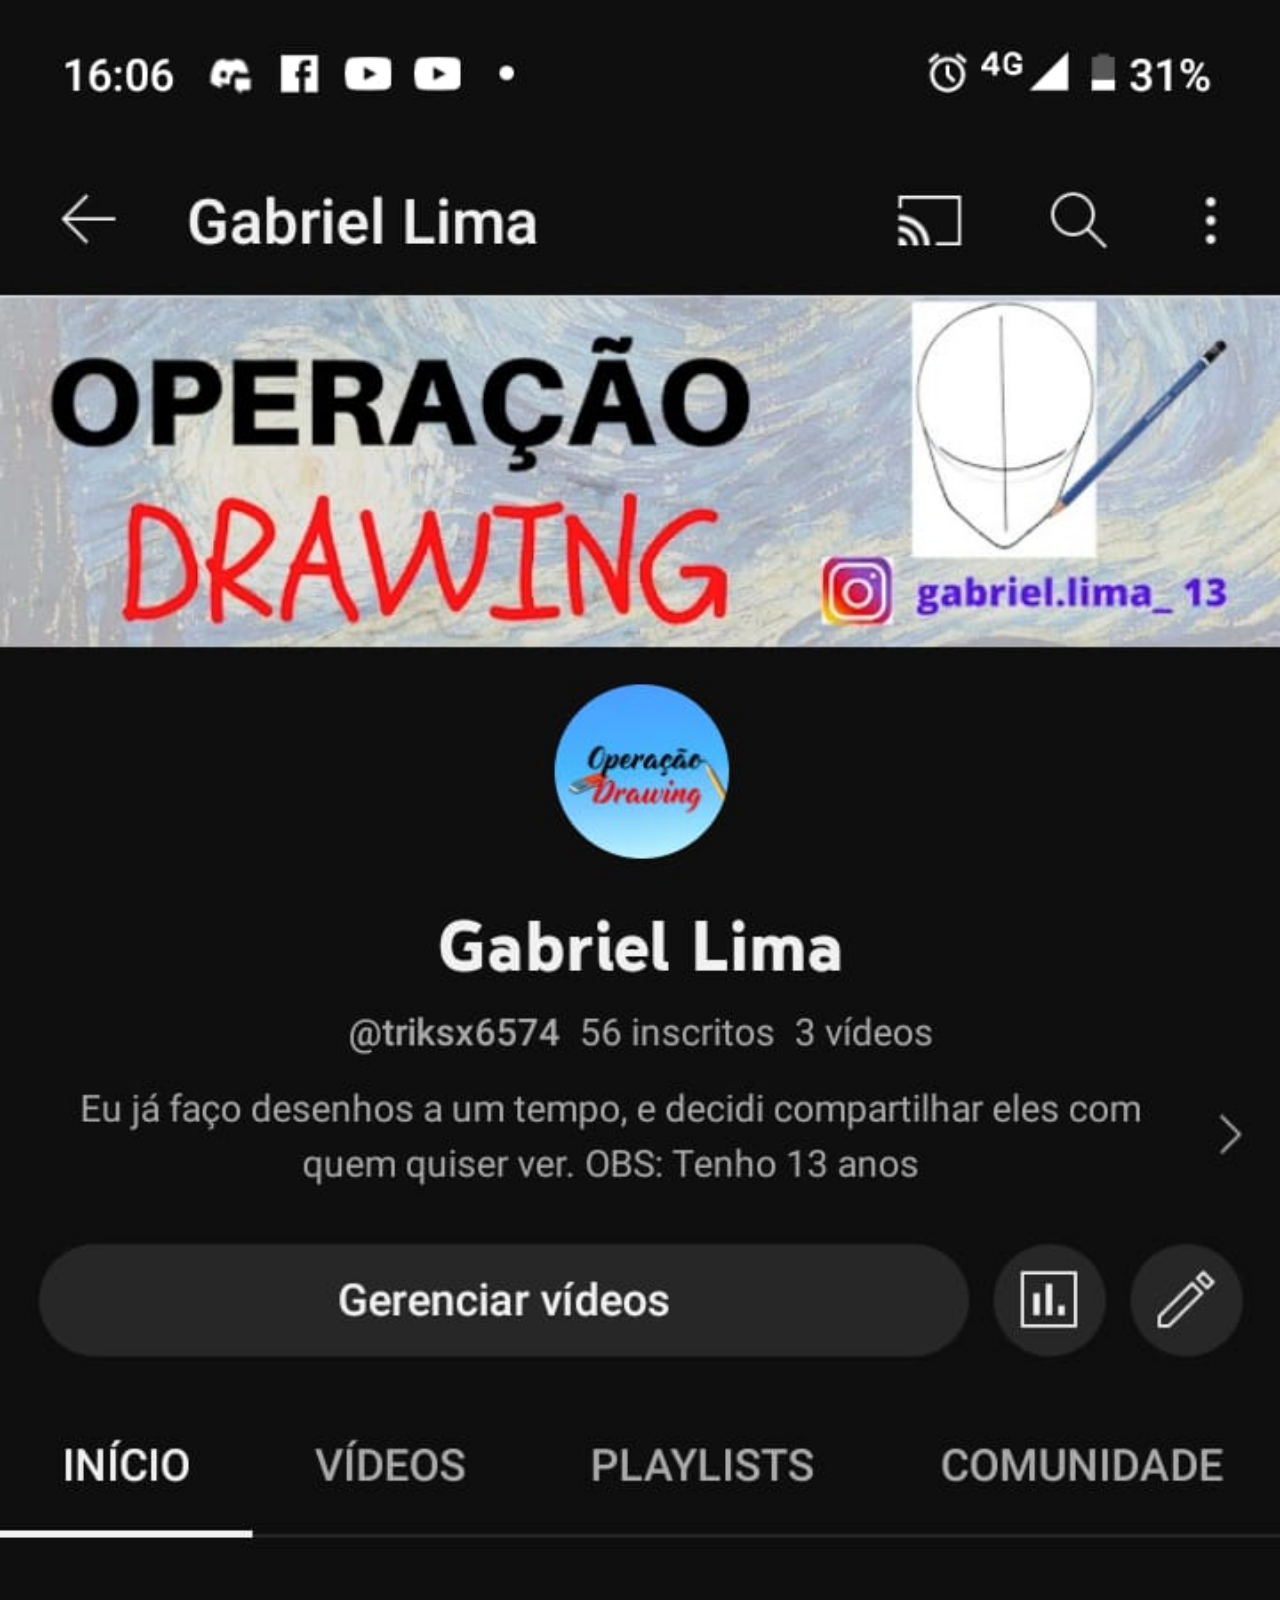
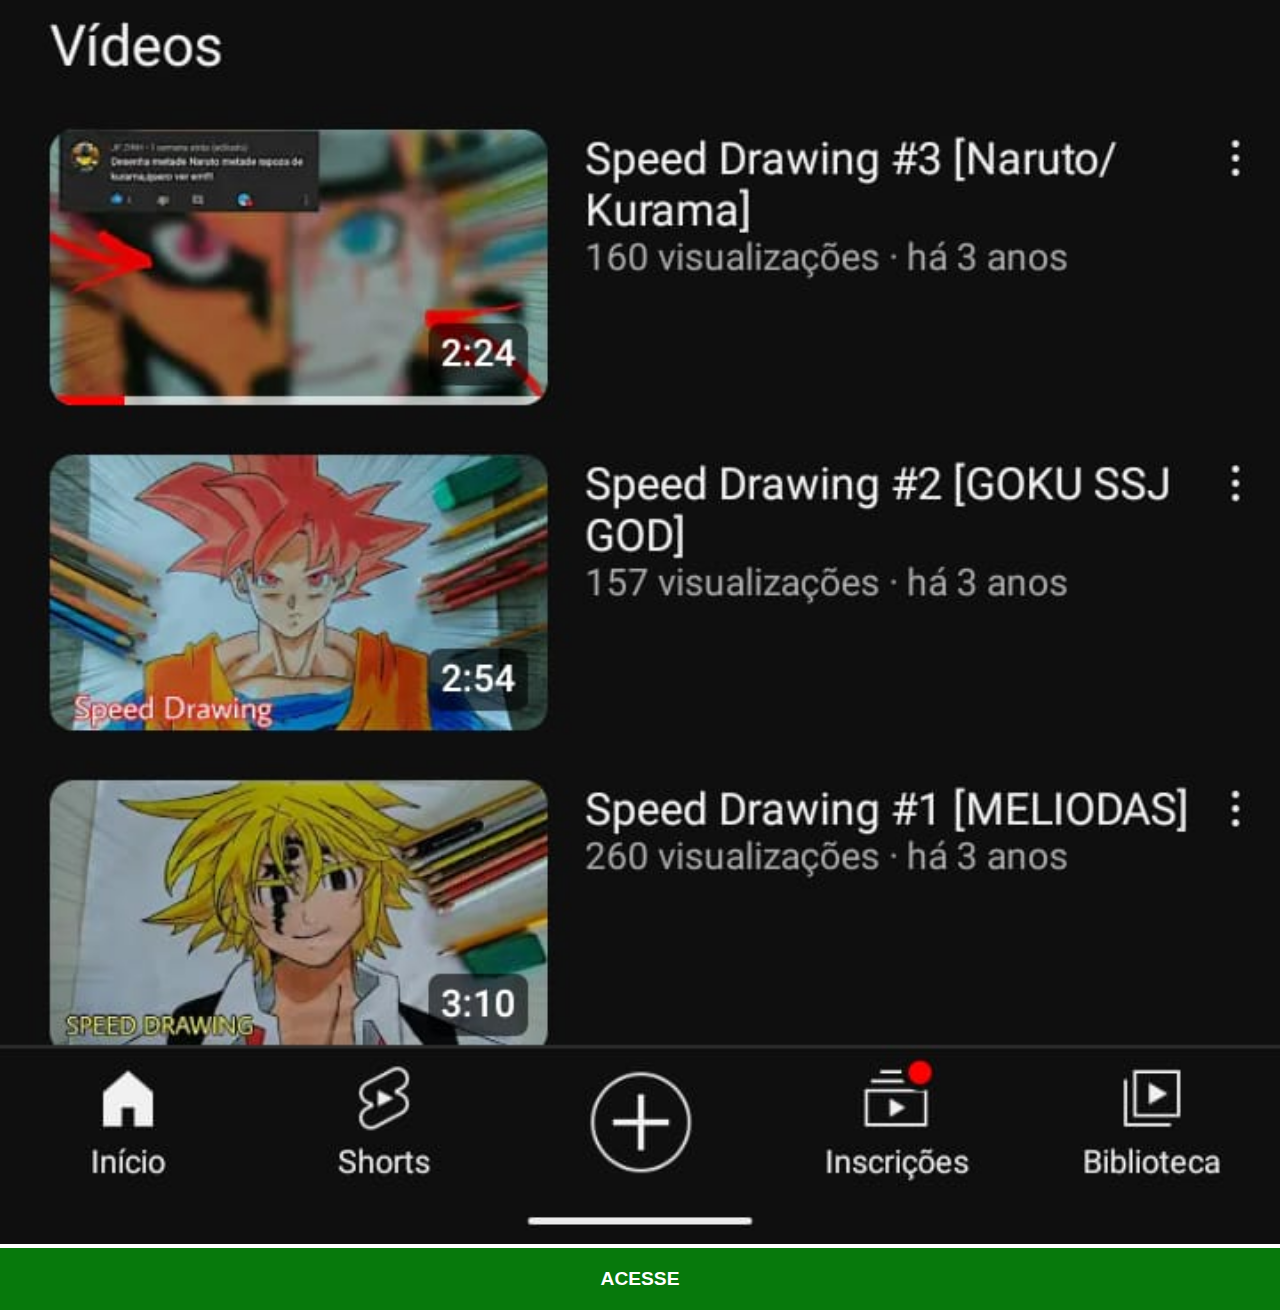
<file: youtube.html>
<!DOCTYPE html>
<html lang="pt-br">
<head>
    <meta charset="UTF-8">
    <meta http-equiv="X-UA-Compatible" content="IE=edge">
    <meta name="viewport" content="width=device-width, initial-scale=1.0">
    <title>youtube</title>
    <link rel="stylesheet" href="estilos/social.css">
</head>
<body>
    <img src="imagens/youtube-triks.jfif" alt="tela youtube">
    <a href="https://www.youtube.com/channel/UCQdstMWN71eJ_quUfw-4Dqg" target="_blank">ACESSE</a>
</body>
</html>
</file>
<file: estilos/style.css>
@charset "UTF-8";

body {
    margin: 0;
    background-image: url('../imagens/fundo-clean.avif');
    background-size: cover;
}

main {
    width: 100vw;
    height: 100vh;
    position: relative;
}

section#telefone {
    position: absolute;
    top: 50%;
    left: 50%;
    transform: translate(-50%, -50%);
    height: 627px;
    width: 311px;
    background-image: url('../imagens/frame-iphone.png');
}

section#telefone > iframe {
    position: absolute;
    top: 50%;
    left: 50%;
    transform: translate(-50%, -50%);
    margin-top: 2px;
}

section#sessao {
    text-align: right;
}

section#sessao > a {
    margin: 0;
}

section#sessao img:hover {
    border: 2px solid rgba(255, 255, 255, 0.664);
    box-sizing: border-box;
    transform: translate(-2px, -2px);
    transition: 0.1s;
}

section#sessao img {
    height: 50px;
    margin: 10px;
    border-radius: 50%;
}
</file>
<file: estilos/social.css>
body {
    margin: 0;
    padding: 0;
}

::-webkit-scrollbar {
    width: 0;
    padding: 0;
}

img {
    width: 100vw;
    margin: 0;
    padding: 0;
}

a {
    background-color: rgb(7, 121, 12);
    color: white;
    display: block;
    padding: 20px;
    font-family: Arial, Helvetica, sans-serif;
    text-decoration: none;
    text-align: center;
    font-weight: bold;
    font-size: 1.2em;
}

a:hover {
    background-color: rgb(5, 90, 10);
}
</file>
